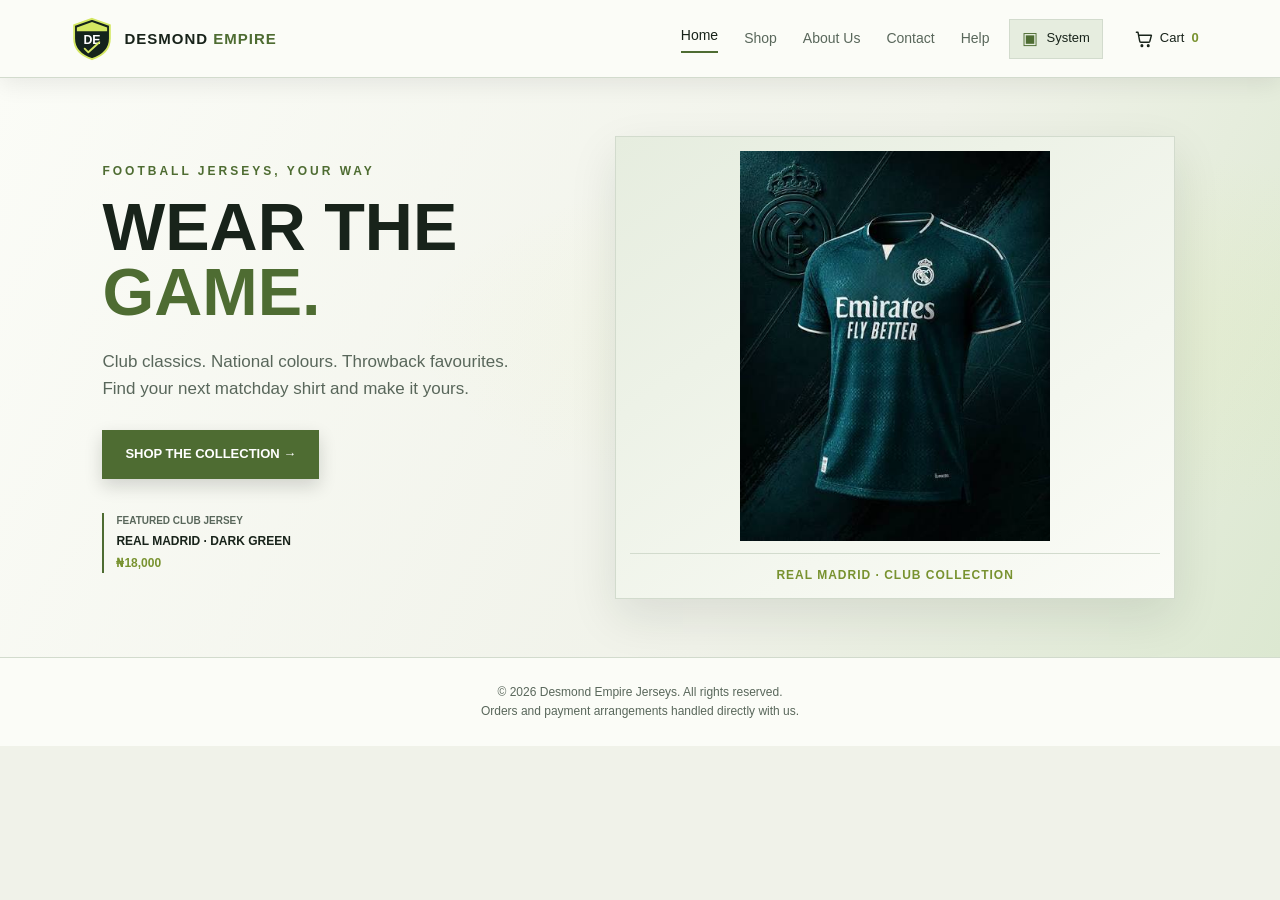
<file: Jersey website/index.html>
<!DOCTYPE html>
<html lang="en" data-theme="dark">
<head>
  <meta charset="UTF-8">
  <meta name="viewport" content="width=device-width, initial-scale=1.0">
  <meta name="description" content="Desmond Empire Jerseys. Find your next matchday shirt and browse club, national, and retro collections.">
  <title>Desmond Empire Jerseys</title>
  <script src="theme-init.js"></script>
  <link rel="icon" type="image/svg+xml" href="favicon.svg">
  <link rel="stylesheet" href="style.css">
  <link rel="stylesheet" href="site.css">
</head>
<body>
  <header class="navbar">
    <a href="index.html" class="brand" aria-label="Desmond Empire Jerseys home">
      <img src="images/brand-mark.svg" alt="" class="brand-mark">
      <span>DESMOND <b>EMPIRE</b></span>
    </a>
    <button class="menu-toggle" id="menuToggle" aria-label="Toggle navigation" aria-expanded="false">☰</button>
    <nav id="navMenu" aria-label="Main navigation">
      <a href="index.html" aria-current="page">Home</a>
      <a href="shop.html">Shop</a>
      <a href="about.html">About Us</a>
      <a href="contact.html">Contact</a>
      <a href="help.html">Help</a>
    </nav>
    <details class="theme-picker">
      <summary class="theme-toggle" id="themeToggle" aria-label="Color theme: System" title="Color theme: System"><span class="theme-icon" aria-hidden="true">▣</span><span class="theme-label">System</span></summary>
      <fieldset class="theme-menu"><legend>Color theme</legend>
        <label class="theme-option"><input type="radio" name="themeMode" value="light"><span aria-hidden="true">☀</span><span>Light</span></label>
        <label class="theme-option"><input type="radio" name="themeMode" value="dark"><span aria-hidden="true">☾</span><span>Dark</span></label>
        <label class="theme-option"><input type="radio" name="themeMode" value="system"><span aria-hidden="true">▣</span><span>System</span></label>
      </fieldset>
    </details>
    <button class="cart-button" id="cartOpen" type="button" aria-haspopup="dialog" aria-controls="cartDialog" aria-label="Open cart, 0 items" title="Open cart">
      <svg class="cart-icon" viewBox="0 0 24 24" aria-hidden="true" focusable="false"><path d="M3 4h2l2.2 11.2a2 2 0 0 0 2 1.6h8.9a2 2 0 0 0 1.9-1.4L22 8H6"></path><circle cx="10" cy="21" r="1"></circle><circle cx="18" cy="21" r="1"></circle></svg>
      <span class="cart-button-label">Cart</span><span class="cart-count" id="cartCount">0</span>
    </button>
  </header>

  <main>
    <section class="hero" id="home">
      <div class="hero-content">
        <p class="eyebrow">FOOTBALL JERSEYS, YOUR WAY</p>
        <h1>WEAR THE<br><span>GAME.</span></h1>
        <p>Club classics. National colours. Throwback favourites. Find your next matchday shirt and make it yours.</p>
        <a href="shop.html" class="btn">SHOP THE COLLECTION <span aria-hidden="true">→</span></a>
        <div class="hero-feature-meta">
          <span>FEATURED CLUB JERSEY</span>
          <strong>REAL MADRID · DARK GREEN</strong>
          <span>₦18,000</span>
        </div>
      </div>
      <figure class="hero-image">
        <img src="images/real-madrid-jersey.jpg" alt="Real Madrid dark green football jersey">
        <figcaption class="image-credit">REAL MADRID · CLUB COLLECTION</figcaption>
      </figure>
    </section>

  </main>

  <dialog class="store-dialog cart-dialog" id="cartDialog" aria-labelledby="cartTitle">
    <div class="dialog-header">
      <div>
        <p class="eyebrow">YOUR SELECTION</p>
        <h2 id="cartTitle">Shopping cart</h2>
      </div>
      <div class="cart-header-actions">
        <button class="clear-cart-button" id="clearCart" type="button" disabled>CLEAR CART</button>
        <button class="icon-button" type="button" data-close-dialog aria-label="Close cart">×</button>
      </div>
    </div>
    <div class="dialog-content" id="cartItems"></div>
    <form class="cart-summary" id="checkoutDetails">
      <div class="cart-total-row"><span>Estimated total</span><strong id="cartTotal">₦0</strong></div>
      <div class="checkout-fields">
        <label for="checkoutName">Full name</label>
        <input id="checkoutName" name="name" autocomplete="name" maxlength="100" required>
        <label for="checkoutPhone">Phone number</label>
        <input id="checkoutPhone" name="phone" type="tel" autocomplete="tel" maxlength="40" required>
        <label for="checkoutAddress">Delivery address</label>
        <textarea id="checkoutAddress" name="address" autocomplete="street-address" maxlength="500" rows="2" required></textarea>
      </div>
      <div class="checkout-actions">
        <button class="btn" type="submit" name="order-channel" value="whatsapp" disabled>CONTINUE TO WHATSAPP</button>
        <button class="btn btn-outline" type="submit" name="order-channel" value="email" disabled>EMAIL ORDER</button>
      </div>
      <p>Choose either option to open a ready-to-send order. Availability, delivery charges, and final arrangements are confirmed with us.</p>
    </form>
  </dialog>

  <dialog class="store-dialog email-draft-dialog" id="emailDraftDialog" aria-labelledby="emailDraftTitle">
    <div class="dialog-header">
      <div>
        <p class="eyebrow">ORDER EMAIL</p>
        <h2 id="emailDraftTitle">Your email draft</h2>
      </div>
      <button class="icon-button" type="button" data-close-dialog aria-label="Close email draft">×</button>
    </div>
    <div class="email-draft-content">
      <label for="emailOrderRecipient">To</label>
      <input id="emailOrderRecipient" type="email" value="Nifemidesmond28@gmail.com" readonly>
      <label for="emailOrderSubject">Subject</label>
      <input id="emailOrderSubject" type="text" readonly>
      <label for="emailOrderBody">Order details</label>
      <textarea id="emailOrderBody" rows="12" readonly></textarea>
      <div class="email-draft-actions">
        <a class="btn" id="openEmailApp" href="mailto:Nifemidesmond28@gmail.com">OPEN EMAIL APP</a>
        <button class="btn btn-outline" id="copyEmailDraft" type="button">COPY DETAILS</button>
      </div>
      <p id="emailCopyStatus" class="email-copy-status" aria-live="polite">Opening your email app creates a draft. You still need to send it.</p>
    </div>
  </dialog>

  <dialog class="store-dialog product-dialog" id="productDialog" aria-labelledby="productDialogTitle">
    <button class="icon-button product-dialog-close" type="button" data-close-dialog aria-label="Close product details">×</button>
    <div id="productDetails"></div>
  </dialog>

  <footer>
    <p>© <span id="year"></span> Desmond Empire Jerseys. All rights reserved.</p>
    <p>Orders and payment arrangements handled directly with us.</p>
  </footer>
  <script src="script.js"></script>
</body>
</html>
</file>
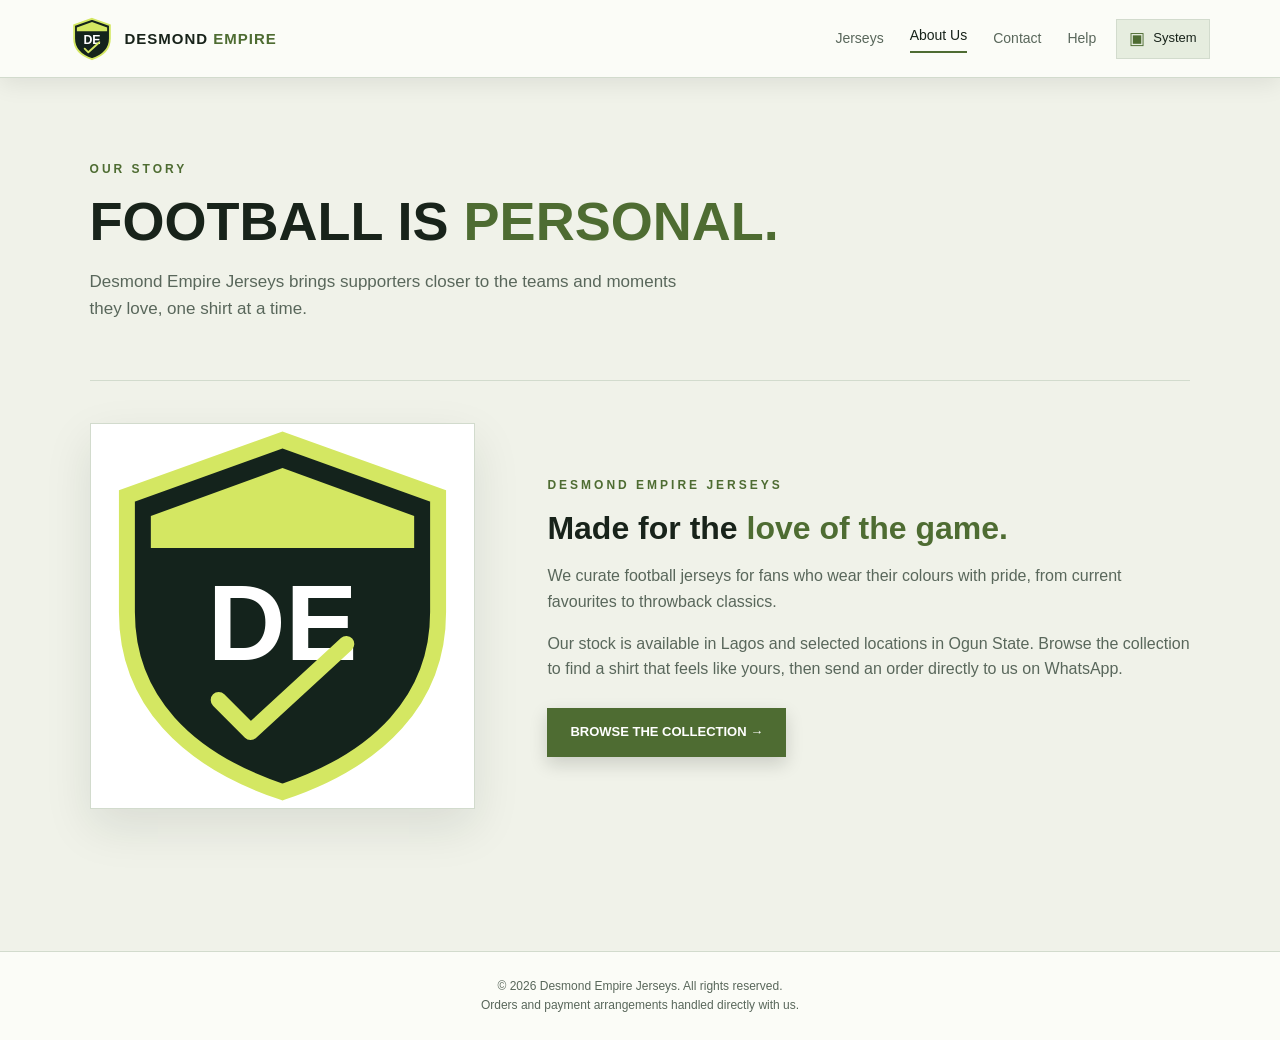
<file: Jersey website/about.html>
<!DOCTYPE html>
<html lang="en" data-theme="dark">
<head>
  <meta charset="UTF-8">
  <meta name="viewport" content="width=device-width, initial-scale=1.0">
  <meta name="description" content="Learn about Desmond Empire Jerseys and our football shirt collection.">
  <title>About Us | Desmond Empire Jerseys</title>
  <script src="theme-init.js"></script>
  <link rel="icon" type="image/svg+xml" href="favicon.svg">
  <link rel="stylesheet" href="style.css">
  <link rel="stylesheet" href="site.css">
</head>
<body>
  <header class="navbar">
    <a href="index.html" class="brand" aria-label="Desmond Empire Jerseys home">
      <img src="images/brand-mark.svg" alt="" class="brand-mark">
      <span>DESMOND <b>EMPIRE</b></span>
    </a>
    <button class="menu-toggle" id="menuToggle" aria-label="Toggle navigation" aria-expanded="false">☰</button>
    <nav id="navMenu" aria-label="Main navigation">
      <a href="index.html">Jerseys</a>
      <a href="about.html" aria-current="page">About Us</a>
      <a href="contact.html">Contact</a>
      <a href="help.html">Help</a>
    </nav>
    <details class="theme-picker">
      <summary class="theme-toggle" id="themeToggle" aria-label="Color theme: System" title="Color theme: System"><span class="theme-icon" aria-hidden="true">▣</span><span class="theme-label">System</span></summary>
      <fieldset class="theme-menu"><legend>Color theme</legend>
        <label class="theme-option"><input type="radio" name="themeMode" value="light"><span aria-hidden="true">☀</span><span>Light</span></label>
        <label class="theme-option"><input type="radio" name="themeMode" value="dark"><span aria-hidden="true">☾</span><span>Dark</span></label>
        <label class="theme-option"><input type="radio" name="themeMode" value="system"><span aria-hidden="true">▣</span><span>System</span></label>
      </fieldset>
    </details>
  </header>

  <main class="inner-page about-page">
    <section class="page-heading">
      <p class="eyebrow">OUR STORY</p>
      <h1>FOOTBALL IS <span>PERSONAL.</span></h1>
      <p>Desmond Empire Jerseys brings supporters closer to the teams and moments they love, one shirt at a time.</p>
    </section>
    <section class="about-content">
      <div class="about-logo-panel">
        <img src="images/brand-mark.svg" alt="Desmond Empire Jerseys monogram">
      </div>
      <div class="about-copy">
        <p class="eyebrow">DESMOND EMPIRE JERSEYS</p>
        <h2>Made for the <span>love of the game.</span></h2>
        <p>We curate football jerseys for fans who wear their colours with pride, from current favourites to throwback classics.</p>
        <p>Our stock is available in Lagos and selected locations in Ogun State. Browse the collection to find a shirt that feels like yours, then send an order directly to us on WhatsApp.</p>
        <a class="btn" href="shop.html">BROWSE THE COLLECTION <span aria-hidden="true">→</span></a>
      </div>
    </section>
  </main>

  <footer>
    <p>© <span id="year"></span> Desmond Empire Jerseys. All rights reserved.</p>
    <p>Orders and payment arrangements handled directly with us.</p>
  </footer>
  <script src="script.js"></script>
</body>
</html>
</file>
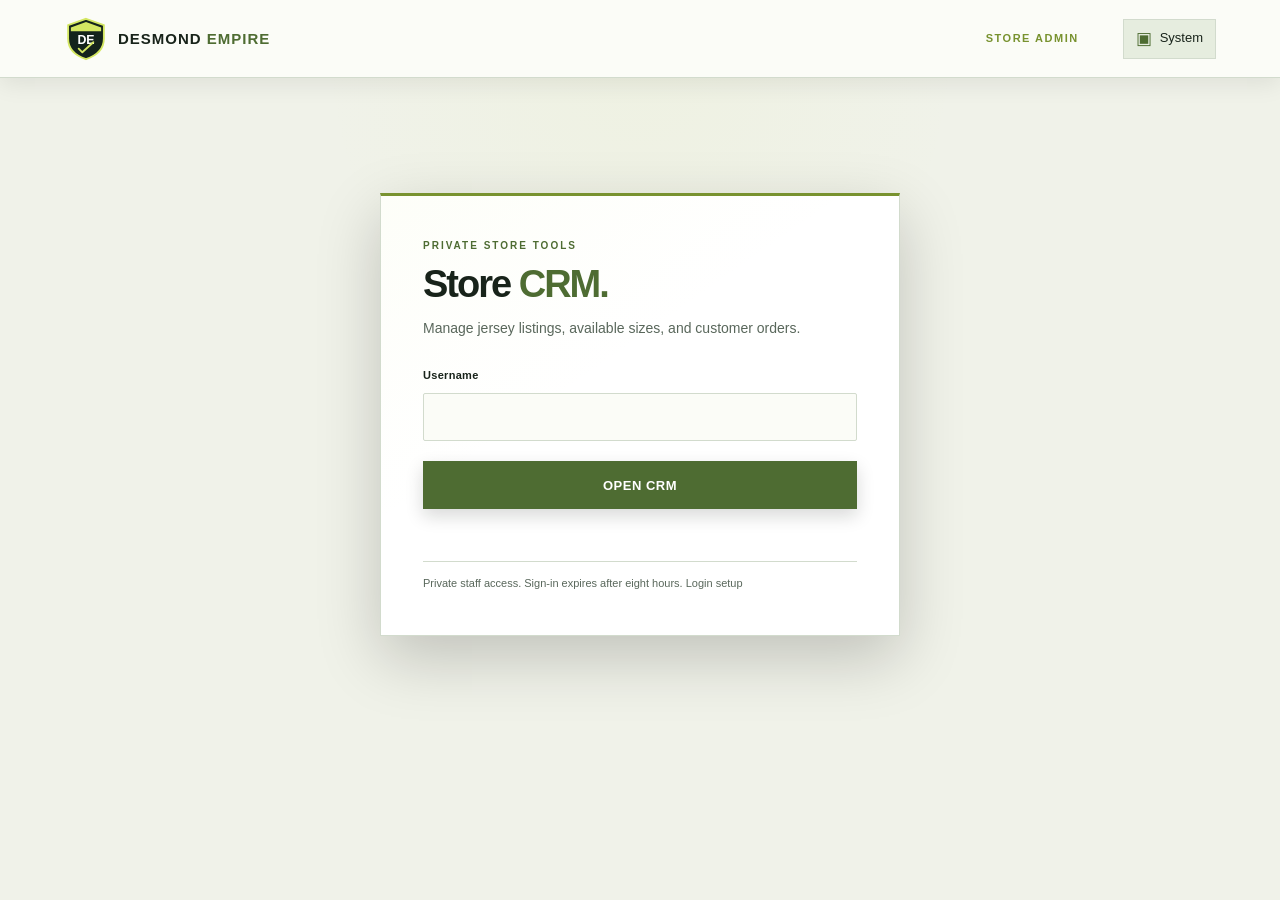
<file: Jersey website/admin.html>
<!DOCTYPE html>
<html lang="en" data-theme="dark">
<head>
  <meta charset="UTF-8">
  <meta name="viewport" content="width=device-width, initial-scale=1.0">
  <meta name="robots" content="noindex, nofollow">
  <title>Store Admin | Desmond Empire Jerseys</title>
  <script src="theme-init.js"></script>
  <link rel="icon" type="image/svg+xml" href="favicon.svg">
  <link rel="stylesheet" href="style.css">
  <link rel="stylesheet" href="site.css">
</head>
<body class="admin-body">
  <header class="navbar admin-navbar">
    <a href="index.html" class="brand" aria-label="Back to Desmond Empire Jerseys">
      <img src="images/brand-mark.svg" alt="" class="brand-mark">
      <span>DESMOND <b>EMPIRE</b></span>
    </a>
    <span class="admin-label">STORE ADMIN</span>
    <details class="theme-picker">
      <summary class="theme-toggle" id="themeToggle" aria-label="Color theme: System" title="Color theme: System"><span class="theme-icon" aria-hidden="true">▣</span><span class="theme-label">System</span></summary>
      <fieldset class="theme-menu"><legend>Color theme</legend>
        <label class="theme-option"><input type="radio" name="themeMode" value="light"><span aria-hidden="true">☀</span><span>Light</span></label>
        <label class="theme-option"><input type="radio" name="themeMode" value="dark"><span aria-hidden="true">☾</span><span>Dark</span></label>
        <label class="theme-option"><input type="radio" name="themeMode" value="system"><span aria-hidden="true">▣</span><span>System</span></label>
      </fieldset>
    </details>
  </header>

  <main class="admin-main">
    <section class="admin-login" id="adminLoginSection">
      <p class="eyebrow">PRIVATE STORE TOOLS</p>
          <h1>Store <span>CRM.</span></h1>
      <p class="admin-intro">Manage jersey listings, available sizes, and customer orders.</p>
      <form id="adminLoginForm" class="admin-login-form">
        <label for="adminUsername">Username</label>
        <input id="adminUsername" name="username" autocomplete="username" required>
        <button class="btn" type="submit">OPEN CRM</button>
      </form>
      <p id="adminMessage" class="admin-message" aria-live="polite"></p>
      <p class="admin-security-note">Private staff access. Sign-in expires after eight hours. <a href="ADMIN-SETUP.md" target="_blank" rel="noreferrer">Login setup</a></p>
    </section>

    <section id="adminDashboard" class="admin-dashboard" hidden>
      <div class="admin-page-heading">
        <div>
          <p class="eyebrow">STORE MANAGEMENT</p>
          <h1>Store <span>CRM.</span></h1>
        </div>
        <button class="text-button" id="adminSignOut" type="button">SIGN OUT</button>
      </div>
      <p id="dashboardMessage" class="admin-message" aria-live="polite"></p>

      <section class="admin-how-to" aria-labelledby="adminHowToTitle">
        <h2 id="adminHowToTitle">Quick guide</h2>
        <ol>
          <li>Add jerseys with a photo, price, category, and current stock. Open a row to update quantities later.</li>
          <li>Use <strong>Archive jersey</strong> to remove a sold-out item from the shop without deleting its order history.</li>
          <li>Open an order under Recent orders to review the jersey, size, badge, customer, and delivery address.</li>
          <li>Confirm only when ready; confirmation deducts stock. Mark it dispatched after sending, or completed when done. Cancelling a confirmed order restores stock.</li>
        </ol>
      </section>

      <section class="admin-section" aria-labelledby="inventoryTitle">
        <div class="admin-section-heading">
          <div>
            <p class="eyebrow">CATALOG</p>
            <h2 id="inventoryTitle">Jersey inventory</h2>
          </div>
          <button class="text-button" id="refreshAdmin" type="button">REFRESH</button>
        </div>
        <details class="admin-add-product" id="addProductPanel">
          <summary><span class="add-product-icon" aria-hidden="true">+</span><span>Add a jersey</span><small>Upload a photo and publish it to the shop</small></summary>
          <form id="addProductForm" class="admin-add-product-form" enctype="multipart/form-data">
            <label class="product-image-upload" for="productImage">
              <img id="productImagePreview" alt="Selected jersey preview" hidden>
              <span id="productImagePrompt"><strong>Choose jersey photo</strong><small>JPEG, PNG, or WebP, up to 5 MB</small></span>
            </label>
            <input id="productImage" name="image" type="file" accept="image/jpeg,image/png,image/webp" required>
            <div class="product-form-fields">
              <label>Jersey name<input name="name" maxlength="120" placeholder="e.g. Nigeria Away Jersey" required></label>
              <label>Team or collection<input name="team" maxlength="80" placeholder="e.g. Nigeria" required></label>
              <label>Category<select name="category" required><option value="club">Club</option><option value="national">National team</option></select></label>
              <label>Price (NGN)<input name="price" type="number" min="1" step="1" placeholder="18000" required></label>
              <fieldset class="new-product-stock">
                <legend>Available stock by size</legend>
                <div class="new-product-stock-grid">
                  <label>S<input name="stock_S" type="number" min="0" max="1000000" step="1" value="0" required></label>
                  <label>L<input name="stock_L" type="number" min="0" max="1000000" step="1" value="0" required></label>
                  <label>XL<input name="stock_XL" type="number" min="0" max="1000000" step="1" value="0" required></label>
                  <label>XXL<input name="stock_XXL" type="number" min="0" max="1000000" step="1" value="0" required></label>
                </div>
              </fieldset>
              <label class="product-new-arrival"><input name="isNewArrival" type="checkbox" value="true"> Mark as new arrival</label>
            </div>
            <button class="btn" type="submit">ADD JERSEY TO SHOP</button>
            <p class="admin-form-message" id="addProductMessage" aria-live="polite"></p>
          </form>
        </details>
        <p class="admin-help">Track sizes individually. Sold-out jerseys can be archived from the public shop and restored when available again.</p>
        <div id="inventoryList" class="admin-inventory-list"></div>
      </section>

      <section class="admin-section" aria-labelledby="ordersTitle">
        <div class="admin-section-heading">
          <div>
            <p class="eyebrow">WHATSAPP CHECKOUT REQUESTS</p>
            <h2 id="ordersTitle">Recent orders</h2>
          </div>
        </div>
        <div id="ordersList" class="admin-orders-list"></div>
      </section>
    </section>
  </main>

  <script src="script.js"></script>
  <script src="admin.js"></script>
</body>
</html>
</file>
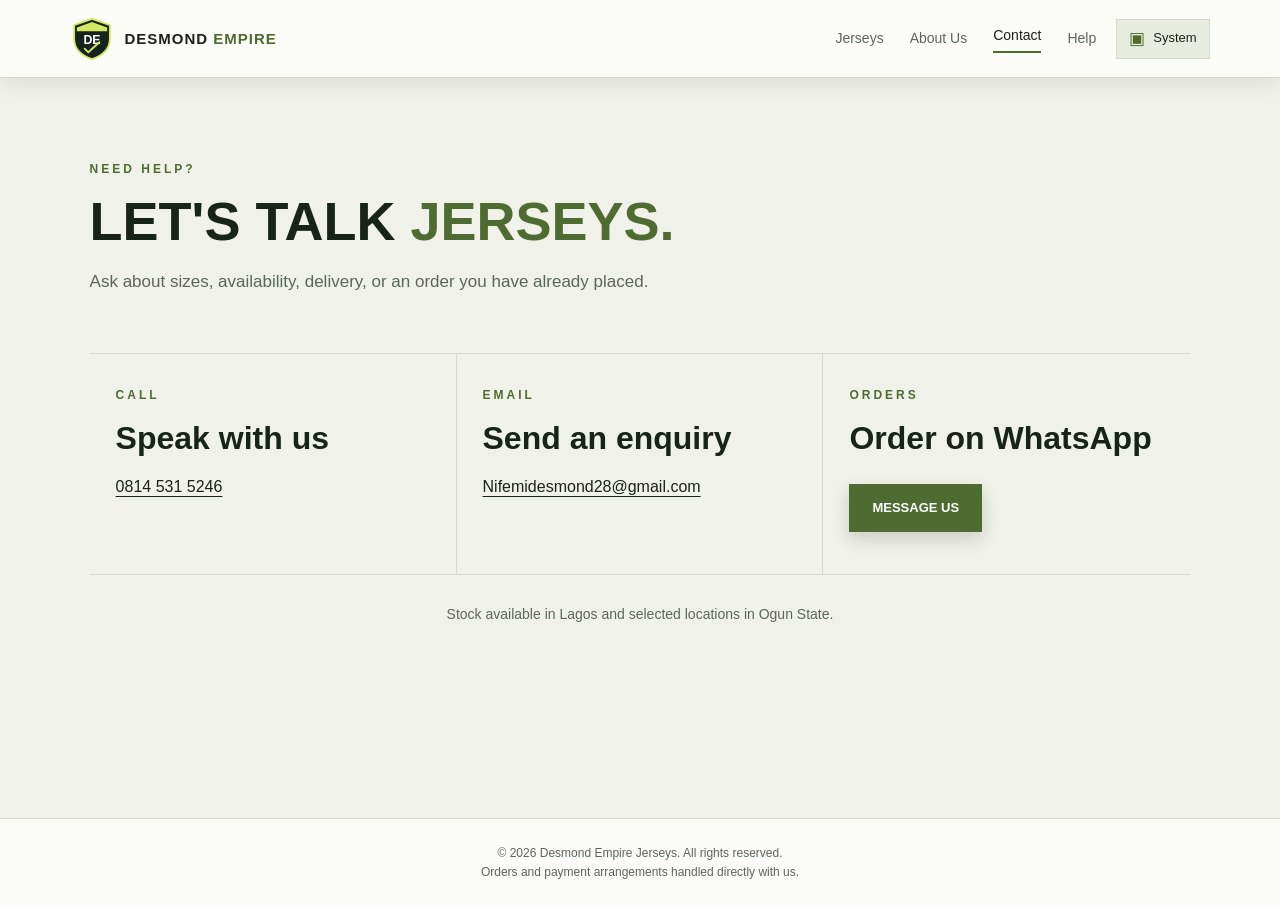
<file: Jersey website/contact.html>
<!DOCTYPE html>
<html lang="en" data-theme="dark">
<head>
  <meta charset="UTF-8">
  <meta name="viewport" content="width=device-width, initial-scale=1.0">
  <meta name="description" content="Contact Desmond Empire Jerseys about an order or jersey availability.">
  <title>Contact | Desmond Empire Jerseys</title>
  <script src="theme-init.js"></script>
  <link rel="icon" type="image/svg+xml" href="favicon.svg">
  <link rel="stylesheet" href="style.css">
  <link rel="stylesheet" href="site.css">
</head>
<body>
  <header class="navbar">
    <a href="index.html" class="brand" aria-label="Desmond Empire Jerseys home">
      <img src="images/brand-mark.svg" alt="" class="brand-mark">
      <span>DESMOND <b>EMPIRE</b></span>
    </a>
    <button class="menu-toggle" id="menuToggle" aria-label="Toggle navigation" aria-expanded="false">☰</button>
    <nav id="navMenu" aria-label="Main navigation">
      <a href="index.html">Jerseys</a>
      <a href="about.html">About Us</a>
      <a href="contact.html" aria-current="page">Contact</a>
      <a href="help.html">Help</a>
    </nav>
    <details class="theme-picker">
      <summary class="theme-toggle" id="themeToggle" aria-label="Color theme: System" title="Color theme: System"><span class="theme-icon" aria-hidden="true">▣</span><span class="theme-label">System</span></summary>
      <fieldset class="theme-menu"><legend>Color theme</legend>
        <label class="theme-option"><input type="radio" name="themeMode" value="light"><span aria-hidden="true">☀</span><span>Light</span></label>
        <label class="theme-option"><input type="radio" name="themeMode" value="dark"><span aria-hidden="true">☾</span><span>Dark</span></label>
        <label class="theme-option"><input type="radio" name="themeMode" value="system"><span aria-hidden="true">▣</span><span>System</span></label>
      </fieldset>
    </details>
  </header>

  <main class="inner-page contact-page">
    <section class="page-heading">
      <p class="eyebrow">NEED HELP?</p>
      <h1>LET'S TALK <span>JERSEYS.</span></h1>
      <p>Ask about sizes, availability, delivery, or an order you have already placed.</p>
    </section>
    <section class="contact-options">
      <article class="contact-option">
        <p class="eyebrow">CALL</p>
        <h2>Speak with us</h2>
        <a href="tel:08145315246">0814 531 5246</a>
      </article>
      <article class="contact-option">
        <p class="eyebrow">EMAIL</p>
        <h2>Send an enquiry</h2>
        <a href="mailto:Nifemidesmond28@gmail.com">Nifemidesmond28@gmail.com</a>
      </article>
      <article class="contact-option">
        <p class="eyebrow">ORDERS</p>
        <h2>Order on WhatsApp</h2>
        <a class="btn" href="https://wa.me/2348145315246" target="_blank" rel="noreferrer">MESSAGE US</a>
      </article>
    </section>
    <p class="stock-note">Stock available in Lagos and selected locations in Ogun State.</p>
  </main>

  <footer>
    <p>© <span id="year"></span> Desmond Empire Jerseys. All rights reserved.</p>
    <p>Orders and payment arrangements handled directly with us.</p>
  </footer>
  <script src="script.js"></script>
</body>
</html>
</file>
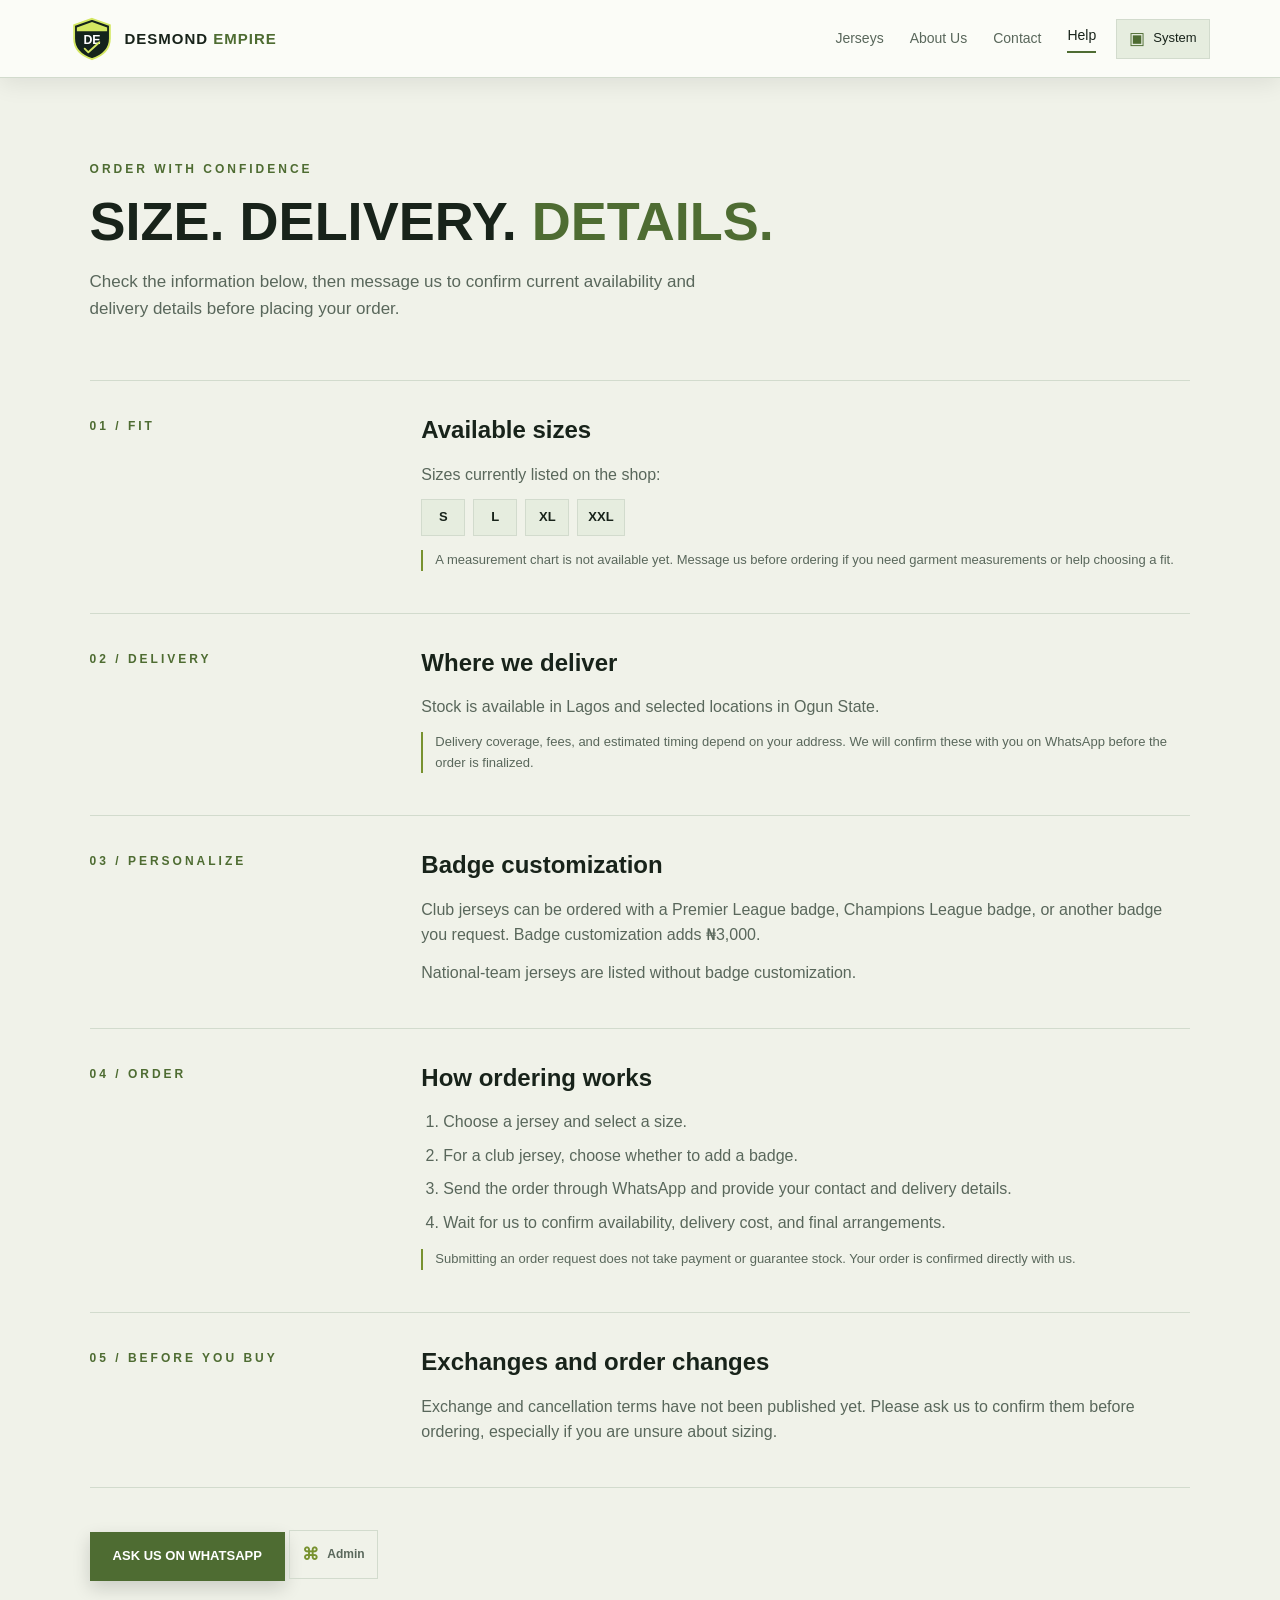
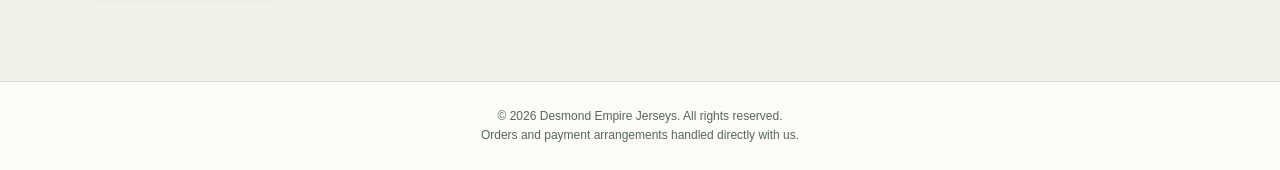
<file: Jersey website/help.html>
<!DOCTYPE html>
<html lang="en" data-theme="dark">
<head>
  <meta charset="UTF-8">
  <meta name="viewport" content="width=device-width, initial-scale=1.0">
  <meta name="description" content="Jersey sizing, delivery, badge customization, and ordering information for Desmond Empire Jerseys.">
  <title>Help & Ordering | Desmond Empire Jerseys</title>
  <script src="theme-init.js"></script>
  <link rel="icon" type="image/svg+xml" href="favicon.svg">
  <link rel="stylesheet" href="style.css">
  <link rel="stylesheet" href="site.css">
</head>
<body>
  <header class="navbar">
    <a href="index.html" class="brand" aria-label="Desmond Empire Jerseys home">
      <img src="images/brand-mark.svg" alt="" class="brand-mark">
      <span>DESMOND <b>EMPIRE</b></span>
    </a>
    <button class="menu-toggle" id="menuToggle" aria-label="Toggle navigation" aria-expanded="false">☰</button>
    <nav id="navMenu" aria-label="Main navigation">
      <a href="index.html">Jerseys</a>
      <a href="about.html">About Us</a>
      <a href="contact.html">Contact</a>
      <a href="help.html" aria-current="page">Help</a>
    </nav>
    <details class="theme-picker">
      <summary class="theme-toggle" id="themeToggle" aria-label="Color theme: System" title="Color theme: System"><span class="theme-icon" aria-hidden="true">▣</span><span class="theme-label">System</span></summary>
      <fieldset class="theme-menu"><legend>Color theme</legend>
        <label class="theme-option"><input type="radio" name="themeMode" value="light"><span aria-hidden="true">☀</span><span>Light</span></label>
        <label class="theme-option"><input type="radio" name="themeMode" value="dark"><span aria-hidden="true">☾</span><span>Dark</span></label>
        <label class="theme-option"><input type="radio" name="themeMode" value="system"><span aria-hidden="true">▣</span><span>System</span></label>
      </fieldset>
    </details>
  </header>

  <main class="inner-page help-page">
    <section class="page-heading">
      <p class="eyebrow">ORDER WITH CONFIDENCE</p>
      <h1>SIZE. DELIVERY. <span>DETAILS.</span></h1>
      <p>Check the information below, then message us to confirm current availability and delivery details before placing your order.</p>
    </section>

    <div class="help-sections">
      <section class="help-section" aria-labelledby="sizesTitle">
        <p class="eyebrow">01 / FIT</p>
        <h2 id="sizesTitle">Available sizes</h2>
        <p>Sizes currently listed on the shop:</p>
        <ul class="size-list" aria-label="Available jersey sizes">
          <li>S</li>
          <li>L</li>
          <li>XL</li>
          <li>XXL</li>
        </ul>
        <p class="help-note">A measurement chart is not available yet. Message us before ordering if you need garment measurements or help choosing a fit.</p>
      </section>

      <section class="help-section" aria-labelledby="deliveryTitle">
        <p class="eyebrow">02 / DELIVERY</p>
        <h2 id="deliveryTitle">Where we deliver</h2>
        <p>Stock is available in Lagos and selected locations in Ogun State.</p>
        <p class="help-note">Delivery coverage, fees, and estimated timing depend on your address. We will confirm these with you on WhatsApp before the order is finalized.</p>
      </section>

      <section class="help-section" aria-labelledby="customTitle">
        <p class="eyebrow">03 / PERSONALIZE</p>
        <h2 id="customTitle">Badge customization</h2>
        <p>Club jerseys can be ordered with a Premier League badge, Champions League badge, or another badge you request. Badge customization adds ₦3,000.</p>
        <p>National-team jerseys are listed without badge customization.</p>
      </section>

      <section class="help-section" aria-labelledby="orderTitle">
        <p class="eyebrow">04 / ORDER</p>
        <h2 id="orderTitle">How ordering works</h2>
        <ol class="order-steps">
          <li>Choose a jersey and select a size.</li>
          <li>For a club jersey, choose whether to add a badge.</li>
          <li>Send the order through WhatsApp and provide your contact and delivery details.</li>
          <li>Wait for us to confirm availability, delivery cost, and final arrangements.</li>
        </ol>
        <p class="help-note">Submitting an order request does not take payment or guarantee stock. Your order is confirmed directly with us.</p>
      </section>

      <section class="help-section" aria-labelledby="changesTitle">
        <p class="eyebrow">05 / BEFORE YOU BUY</p>
        <h2 id="changesTitle">Exchanges and order changes</h2>
        <p>Exchange and cancellation terms have not been published yet. Please ask us to confirm them before ordering, especially if you are unsure about sizing.</p>
      </section>
    </div>

    <a class="btn help-contact" href="https://wa.me/2348145315246" target="_blank" rel="noreferrer">ASK US ON WHATSAPP</a>
    <a class="admin-help-link" href="admin.html"><span aria-hidden="true">⌘</span> Admin</a>
  </main>

  <footer>
    <p>© <span id="year"></span> Desmond Empire Jerseys. All rights reserved.</p>
    <p>Orders and payment arrangements handled directly with us.</p>
  </footer>
  <script src="script.js"></script>
</body>
</html>
</file>
<file: Jersey website/style.css>
/* DESMOND EMPIRE JERSEYS */

:root {
  --dark: #111318;
  --card: #1b1e25;
  --red: #e53935;
  --white: #ffffff;
  --muted: #b8bac3;
}

* {
  margin: 0;
  padding: 0;
  box-sizing: border-box;
}

html {
  scroll-behavior: smooth;
  scroll-padding-top: 90px;
}

body {
  font-family: Arial, Helvetica, sans-serif;
  background: var(--dark);
  color: var(--white);
  line-height: 1.6;
}

a {
  color: inherit;
  text-decoration: none;
}

.navbar {
  min-height: 78px;
  padding: 15px 7%;
  display: flex;
  justify-content: space-between;
  align-items: center;
  gap: 20px;
  background: #0b0c0f;
  position: sticky;
  top: 0;
  z-index: 10;
}

.brand {
  display: flex;
  align-items: center;
  gap: 12px;
  font-size: 15px;
  font-weight: 800;
  letter-spacing: 1px;
}

.brand b,
h1 span,
h2 span {
  color: var(--red);
}

.logo-placeholder {
  width: 46px;
  height: 46px;
  border: 1px dashed var(--red);
  display: grid;
  place-items: center;
  text-align: center;
  font-size: 8px;
  color: var(--muted);
}

.navbar nav {
  display: flex;
  align-items: center;
  gap: 28px;
}

.navbar nav a {
  font-size: 14px;
  color: var(--muted);
}

.navbar nav a:hover {
  color: var(--red);
}

.menu-toggle {
  display: none;
  color: white;
  background: none;
  border: 0;
  font-size: 27px;
  cursor: pointer;
}

.hero {
  min-height: 540px;
  padding: 65px 7%;
  display: grid;
  grid-template-columns: 1fr 1fr;
  align-items: center;
  gap: 40px;
  background: radial-gradient(ellipse at 80% 45%,
    #302027 0%, #111318 65%);
}

.hero-content {
  max-width: 550px;
}

.eyebrow {
  color: var(--red);
  font-weight: bold;
  font-size: 12px;
  letter-spacing: 3px;
  margin-bottom: 14px;
}

h1 {
  font-size: clamp(44px, 6vw, 76px);
  line-height: 1.04;
  letter-spacing: -2px;
  margin-bottom: 22px;
}

.hero-content > p:not(.eyebrow) {
  color: var(--muted);
  max-width: 430px;
  margin-bottom: 28px;
}

.btn {
  display: inline-block;
  background: var(--red);
  color: white;
  padding: 13px 22px;
  border: 1px solid var(--red);
  font-weight: bold;
  font-size: 13px;
  cursor: pointer;
  text-align: center;
  transition: 0.2s;
}

.btn:hover {
  background: #bf2724;
  border-color: #bf2724;
  transform: translateY(-2px);
}

.btn-outline {
  background: transparent;
  margin-left: 8px;
}

.btn-outline:hover {
  background: var(--red);
}

.hero-image {
  width: 100%;
  max-width: 500px;
  justify-self: center;
}

.image-placeholder {
  aspect-ratio: 4 / 5;
  min-height: 280px;
  border: 1px dashed #62636c;
  background: linear-gradient(145deg, #242730, #111318);
  display: flex;
  flex-direction: column;
  align-items: center;
  justify-content: center;
  gap: 8px;
  text-align: center;
  color: var(--muted);
  padding: 20px;
}

.image-placeholder span {
  font-size: 12px;
  font-weight: bold;
}

.image-placeholder small {
  font-size: 11px;
}

.section {
  padding: 80px 7%;
}

.section-heading {
  text-align: center;
  margin-bottom: 38px;
}

.section-heading h2,
.contact h2 {
  font-size: clamp(28px, 4vw, 42px);
  line-height: 1.2;
  margin-bottom: 12px;
}

.section-heading > p:last-child,
.contact > p:not(.eyebrow) {
  color: var(--muted);
}

.product-grid {
  display: grid;
  grid-template-columns: repeat(3, minmax(0, 1fr));
  gap: 24px;
}

.product-card {
  background: var(--card);
  border: 1px solid #30323b;
  overflow: hidden;
}

.product-image {
  width: 100%;
  aspect-ratio: 4 / 4.5;
  background: #252832;
  display: grid;
  place-items: center;
  padding: 18px;
  color: var(--muted);
  text-align: center;
  font-size: 12px;
  border-bottom: 1px solid #30323b;
}

.product-image img {
  width: 100%;
  height: 100%;
  object-fit: contain;
}

.product-info {
  padding: 20px;
}

.product-info h3 {
  font-size: 18px;
  margin-bottom: 5px;
}

.product-info p {
  color: var(--muted);
  font-size: 13px;
  margin-bottom: 12px;
}

.product-price {
  font-size: 18px;
  font-weight: bold;
  margin-bottom: 16px;
}

.product-info .btn {
  width: 100%;
}

.collection-tagline {
  text-align: center;
  margin-top: 35px;
  color: #e53935;
  font-size: 12px;
  font-weight: bold;
  letter-spacing: 2px;
}

.stock-note {
  margin-top: 18px;
  color: var(--muted);
  text-align: center;
  font-size: 14px;
}

.how {
  background: #171920;
}

.steps {
  display: grid;
  grid-template-columns: repeat(3, minmax(0, 1fr));
  gap: 22px;
}

.step {
  padding: 26px;
  border: 1px solid #333540;
  background: var(--dark);
}

.step h3 {
  color: var(--red);
  margin-bottom: 12px;
}

.step p {
  color: var(--muted);
  font-size: 14px;
}

.contact {
  text-align: center;
}

.contact > p:not(.eyebrow) {
  margin-bottom: 25px;
}

footer {
  text-align: center;
  padding: 25px 7%;
  border-top: 1px solid #30323b;
  color: var(--muted);
  font-size: 12px;
}

@media (max-width: 800px) {
  .navbar {
    padding: 14px 5%;
  }

  .menu-toggle {
    display: block;
  }

  .navbar nav {
    display: none;
    position: absolute;
    top: 100%;
    left: 0;
    width: 100%;
    padding: 20px 5%;
    background: #0b0c0f;
    flex-direction: column;
    align-items: flex-start;
    gap: 18px;
  }

  .navbar nav.open {
    display: flex;
  }

  .hero {
    grid-template-columns: 1fr;
    padding: 55px 6%;
  }

  .hero-image {
    max-width: 380px;
    width: 100%;
  }

  .product-grid {
    grid-template-columns: repeat(2, minmax(0, 1fr));
    gap: 14px;
  }

  .steps {
    grid-template-columns: 1fr;
  }

  .section {
    padding: 60px 5%;
  }
}

@media (max-width: 420px) {
  .brand {
    font-size: 12px;
    gap: 8px;
  }

  .logo-placeholder {
    width: 38px;
    height: 38px;
  }

  .product-grid {
    grid-template-columns: 1fr;
  }

  .product-card {
    max-width: 340px;
    width: 100%;
    margin: 0 auto;
  }

  .btn-outline {
    margin: 12px 0 0;
  }
}
</file>
<file: Jersey website/site.css>
:root {
  color-scheme: dark;
  --dark: #0d1713;
  --card: #14231c;
  --white: #f5f5eb;
  --muted: #aab8ad;
  --line: #2e4135;
  --nav: #08110d;
  --soft: #192b22;
  --hero-glow: #20372a;
  --red: #58743a;
  --accent: #d4e762;
  --surface-shadow: 0 18px 44px rgba(0, 0, 0, .2);
}

:root[data-theme="light"] {
  color-scheme: light;
  --dark: #f0f2e9;
  --card: #ffffff;
  --white: #18231a;
  --muted: #59675b;
  --line: #d2dbcd;
  --nav: #fbfcf7;
  --soft: #e6eddf;
  --hero-glow: #dce8d1;
  --red: #4e6c32;
  --accent: #78922f;
  --surface-shadow: 0 18px 44px rgba(24, 35, 26, .1);
}

body {
  background: var(--dark);
  color: var(--white);
  overflow-x: hidden;
  transition: background-color .2s ease, color .2s ease;
}

.navbar {
  min-height: 78px;
  padding: 12px 5.5%;
  display: flex;
  justify-content: space-between;
  background: var(--nav);
  border-bottom: 1px solid var(--line);
  box-shadow: 0 6px 22px rgba(0, 0, 0, .08);
  transition: background-color .2s ease, border-color .2s ease;
}

.brand {
  flex: 0 0 auto;
  gap: 10px;
  letter-spacing: 1px;
}

.brand-mark {
  display: block;
  width: 44px;
  height: 44px;
  object-fit: contain;
}

.navbar nav {
  justify-content: flex-end;
  flex: 1 1 auto;
  gap: 26px;
}

.navbar nav a {
  color: var(--muted);
  transition: color .15s ease;
}

.navbar nav a[aria-current="page"],
.navbar nav a:hover {
  color: var(--white);
}

.navbar nav a[aria-current="page"]::after {
  content: "";
  display: block;
  height: 2px;
  margin-top: 4px;
  background: var(--red);
}

.theme-toggle {
  flex: 0 0 auto;
  display: inline-flex;
  align-items: center;
  gap: 8px;
  min-height: 40px;
  padding: 0 12px;
  color: var(--white);
  background: var(--soft);
  border: 1px solid var(--line);
  font: inherit;
  font-size: 13px;
  cursor: pointer;
}

.theme-toggle > span:first-child {
  color: var(--red);
  font-size: 17px;
}

.theme-toggle::-webkit-details-marker {
  display: none;
}

.theme-picker {
  position: relative;
  flex: 0 0 auto;
}

.theme-toggle {
  list-style: none;
  user-select: none;
}

.theme-menu {
  position: absolute;
  top: calc(100% + 8px);
  right: 0;
  z-index: 50;
  width: 176px;
  margin: 0;
  padding: 8px;
  color: var(--white);
  background: var(--card);
  border: 1px solid var(--line);
  box-shadow: 0 12px 32px rgba(0, 0, 0, .24);
}

.theme-menu legend {
  padding: 0 6px;
  color: var(--muted);
  font-size: 11px;
  font-weight: 700;
}

.theme-option {
  display: flex;
  align-items: center;
  gap: 10px;
  min-height: 40px;
  padding: 6px 8px;
  color: var(--white);
  font-size: 13px;
  cursor: pointer;
}

.theme-option:hover,
.theme-option:has(input:checked) {
  background: var(--soft);
}

.theme-option input {
  width: 16px;
  height: 16px;
  margin: 0;
  accent-color: var(--accent);
}

.theme-option > span:first-of-type {
  width: 20px;
  color: var(--accent);
  font-size: 17px;
  text-align: center;
}

.cart-button {
  flex: 0 0 auto;
  display: inline-flex;
  align-items: center;
  gap: 7px;
  min-height: 40px;
  padding: 0 11px;
  color: var(--white);
  background: none;
  border: 0;
  font: inherit;
  font-size: 13px;
  cursor: pointer;
}

.cart-button:hover {
  color: var(--accent);
}

.cart-icon {
  width: 19px;
  height: 19px;
  flex: 0 0 auto;
  fill: none;
  stroke: currentColor;
  stroke-linecap: round;
  stroke-linejoin: round;
  stroke-width: 1.8;
}

.cart-count {
  min-width: 0;
  padding: 0;
  color: var(--accent);
  background: transparent;
  text-align: center;
  font-size: 13px;
  font-weight: 700;
}

.menu-toggle {
  color: var(--white);
}

.hero {
  min-height: 570px;
  padding: 58px 8%;
  grid-template-columns: minmax(0, .9fr) minmax(320px, 1.1fr);
  gap: 48px;
  color: var(--white);
  background:
    radial-gradient(ellipse at 78% 44%, rgba(212, 231, 98, .1), transparent 42%),
    repeating-linear-gradient(135deg, transparent 0 76px, rgba(245, 245, 235, .018) 77px 78px),
    linear-gradient(115deg, var(--nav) 0%, var(--dark) 62%, var(--hero-glow) 100%);
}

.hero-content h1 {
  max-width: 560px;
  font-size: clamp(54px, 5.2vw, 76px);
  letter-spacing: 0;
  margin-bottom: 22px;
  line-height: .98;
}

.hero-content > p:not(.eyebrow) {
  font-size: 17px;
  max-width: 440px;
}

.hero-feature-meta {
  display: grid;
  gap: 3px;
  margin-top: 34px;
  padding-left: 12px;
  border-left: 2px solid var(--red);
  font-size: 12px;
}

.hero-feature-meta span:first-child {
  color: var(--muted);
  font-size: 10px;
  font-weight: 700;
  text-transform: uppercase;
}

.hero-feature-meta strong {
  color: var(--white);
}

.hero-feature-meta span:last-child {
  color: var(--accent);
  font-weight: 700;
}

.hero-image {
  width: 100%;
  max-width: 560px;
  justify-self: center;
  margin: 0;
  padding: 14px;
  background: linear-gradient(145deg, var(--soft), var(--nav));
  border: 1px solid var(--line);
  box-shadow: var(--surface-shadow);
}

.hero-image img {
  display: block;
  width: 100%;
  max-height: 390px;
  height: auto;
  object-fit: contain;
  border: 0;
  background: transparent;
}

.image-credit {
  margin-top: 12px;
  padding-top: 12px;
  border-top: 1px solid var(--line);
  color: var(--accent);
  text-align: center;
  font-size: 12px;
  font-weight: 700;
  line-height: 1.5;
  text-transform: uppercase;
  letter-spacing: 1px;
}

.image-credit a {
  text-decoration: underline;
  text-underline-offset: 2px;
}

.btn {
  color: #fff;
  background: var(--red);
  border-color: var(--red);
  box-shadow: 0 7px 18px rgba(10, 18, 12, .16);
}

.btn:hover {
  background: #405b2a;
  border-color: #405b2a;
}

.section {
  padding: 76px 7%;
}

.section-heading h2,
.contact h2 {
  font-size: 40px;
  letter-spacing: 0;
}

.section-heading > p:last-child {
  max-width: 640px;
  margin: 0 auto;
}

.search-form {
  display: flex;
  max-width: 560px;
  margin: 0 auto 8px;
  gap: 8px;
}

.search-form input {
  width: 100%;
  min-width: 0;
  min-height: 48px;
  padding: 11px 14px;
  color: var(--white);
  background: var(--card);
  border: 1px solid var(--line);
  border-radius: 0;
  font: inherit;
  transition: border-color .2s ease, box-shadow .2s ease, background-color .2s ease;
}

.search-form input:focus {
  outline: none;
  border-color: var(--accent);
  box-shadow: 0 0 0 3px rgba(212, 231, 98, .14);
}

.search-button {
  display: inline-flex;
  flex: 0 0 auto;
  align-items: center;
  gap: 7px;
}

.search-button span {
  font-size: 20px;
  line-height: 1;
}

.search-status {
  min-height: 24px;
  margin: 0 auto 18px;
  color: var(--muted);
  text-align: center;
  font-size: 13px;
}

.shop-filters {
  display: flex;
  justify-content: center;
  flex-wrap: wrap;
  gap: 6px;
  margin: 24px auto 12px;
}

.filter-button {
  min-height: 40px;
  padding: 0 16px;
  color: var(--muted);
  background: transparent;
  border: 1px solid var(--line);
  font: inherit;
  font-size: 13px;
  cursor: pointer;
}

.filter-button:hover,
.filter-button.is-active {
  color: var(--white);
  border-color: var(--red);
  background: var(--card);
  box-shadow: inset 0 -2px 0 var(--accent);
}

.product-grid {
  gap: 22px;
}

.product-card {
  background: var(--card);
  border-color: var(--line);
  border-radius: 3px;
  box-shadow: 0 8px 22px rgba(0, 0, 0, .08);
  transition: transform .22s ease, border-color .22s ease, box-shadow .22s ease;
}

.product-card:hover {
  transform: translateY(-3px);
  border-color: var(--red);
}

.product-image {
  aspect-ratio: 4 / 4.6;
  background-color: var(--soft);
  background-image: repeating-linear-gradient(135deg, transparent 0 28px, rgba(245, 245, 235, .025) 29px 30px);
  border-color: var(--line);
}

.product-info p {
  color: var(--muted);
}

.product-info .catalog-number {
  color: var(--accent);
  font-size: 10px;
  font-weight: 700;
  letter-spacing: 1px;
  margin-bottom: 6px;
  text-transform: uppercase;
}

.product-image {
  position: relative;
}

.favorite-toggle {
  position: absolute;
  top: 10px;
  right: 10px;
  width: 38px;
  height: 38px;
  color: var(--white);
  background: var(--nav);
  border: 1px solid var(--line);
  font-size: 21px;
  line-height: 1;
  cursor: pointer;
}

.favorite-toggle.is-favorite {
  color: var(--accent);
  border-color: var(--accent);
}

.arrival-label {
  position: absolute;
  top: 12px;
  left: 12px;
  padding: 5px 8px;
  color: #fff;
  background: var(--red);
  font-size: 10px;
  font-weight: 700;
  text-transform: uppercase;
}

.product-price {
  color: var(--white);
}

.details-button {
  padding: 0;
  margin: 0 0 8px;
  color: var(--accent);
  background: transparent;
  border: 0;
  font: inherit;
  font-size: 11px;
  font-weight: 700;
  text-align: left;
  cursor: pointer;
}

.details-button:hover {
  text-decoration: underline;
  text-underline-offset: 3px;
}

.badge-label {
  display: flex;
  justify-content: space-between;
  gap: 8px;
  margin: 4px 0 6px;
  color: var(--muted);
  font-size: 12px;
}

.size-label {
  display: block;
  margin: 10px 0 6px;
  color: var(--muted);
  font-size: 12px;
}

.badge-label span {
  color: var(--red);
  font-weight: 700;
  white-space: nowrap;
}

.badge-select,
.size-select,
.custom-badge-input {
  width: 100%;
  min-height: 40px;
  margin-bottom: 14px;
  padding: 8px 10px;
  color: var(--white);
  background: var(--soft);
  border: 1px solid var(--line);
  border-radius: 0;
  font: inherit;
  font-size: 13px;
}

.custom-badge-input[hidden] {
  display: none;
}

.badge-select:focus,
.size-select:focus,
.custom-badge-input:focus {
  outline: 2px solid var(--red);
  outline-offset: 2px;
}

.stock-note {
  color: var(--muted);
}

.collection-tagline {
  letter-spacing: 1px;
}

footer {
  background: var(--nav);
  border-color: var(--line);
  color: var(--muted);
}

.inner-page {
  width: min(1120px, 86%);
  min-height: calc(100vh - 160px);
  margin: 0 auto;
  padding: 82px 0 100px;
}

.page-heading {
  max-width: 760px;
  margin-bottom: 58px;
}

.page-heading h1 {
  margin: 0 0 18px;
  font-size: 54px;
  line-height: 1.05;
  letter-spacing: 0;
  text-wrap: balance;
}

.page-heading > p:last-child {
  max-width: 620px;
  color: var(--muted);
  font-size: 17px;
}

.about-content {
  display: grid;
  grid-template-columns: minmax(240px, .75fr) minmax(0, 1.25fr);
  gap: 72px;
  align-items: center;
  padding: 42px 0;
  border-top: 1px solid var(--line);
}

.about-logo-panel {
  min-height: 300px;
  display: grid;
  place-items: center;
  background: var(--card);
  border: 1px solid var(--line);
  box-shadow: var(--surface-shadow);
}

.about-logo-panel img {
  display: block;
  width: min(100%, 420px);
  height: auto;
  object-fit: contain;
}

.about-copy h2,
.contact-option h2 {
  margin: 0 0 16px;
  font-size: 32px;
  line-height: 1.2;
}

.about-copy > p:not(.eyebrow) {
  margin-bottom: 16px;
  color: var(--muted);
}

.about-copy .btn {
  margin-top: 10px;
}

.contact-options {
  display: grid;
  grid-template-columns: repeat(3, minmax(0, 1fr));
  border-top: 1px solid var(--line);
  border-bottom: 1px solid var(--line);
}

.contact-option {
  min-height: 220px;
  padding: 32px 26px;
  border-right: 1px solid var(--line);
  transition: background-color .2s ease, border-color .2s ease;
}

.contact-option:hover {
  background: var(--card);
}

.contact-option:last-child {
  border-right: 0;
}

.contact-option a:not(.btn) {
  color: var(--white);
  overflow-wrap: anywhere;
  text-decoration: underline;
  text-underline-offset: 4px;
}

.contact-option .btn {
  margin-top: 10px;
}

.contact-page .stock-note {
  margin-top: 28px;
}

.help-sections {
  border-top: 1px solid var(--line);
}

.help-section {
  display: grid;
  grid-template-columns: minmax(150px, .55fr) minmax(0, 1.45fr);
  column-gap: 40px;
  padding: 30px 0;
  border-bottom: 1px solid var(--line);
}

.help-section > .eyebrow {
  grid-column: 1;
  margin: 6px 0 0;
}

.help-section h2,
.help-section > p:not(.eyebrow),
.help-section .size-list,
.help-section .order-steps {
  grid-column: 2;
}

.help-section h2 {
  margin: 0 0 12px;
  font-size: 24px;
}

.help-section > p:not(.eyebrow) {
  margin: 0 0 12px;
  color: var(--muted);
}

.size-list {
  display: flex;
  gap: 8px;
  margin: 0 0 14px;
  list-style: none;
}

.size-list li {
  min-width: 44px;
  padding: 7px 10px;
  color: var(--white);
  background: var(--soft);
  border: 1px solid var(--line);
  text-align: center;
  font-size: 13px;
  font-weight: 700;
}

.help-section .help-note {
  padding-left: 12px;
  border-left: 2px solid var(--accent);
  font-size: 13px;
}

.order-steps {
  display: grid;
  gap: 8px;
  margin: 0 0 14px;
  padding-left: 22px;
  color: var(--muted);
}

.help-contact {
  margin-top: 30px;
}

.store-dialog {
  width: min(620px, 92vw);
  max-height: 88vh;
  padding: 0;
  color: var(--white);
  background: var(--card);
  border: 1px solid var(--line);
  box-shadow: 0 24px 80px rgba(0, 0, 0, .42);
}

.store-dialog[open] {
  display: block;
}

.cart-dialog {
  position: fixed;
  inset: 0 0 0 auto;
  width: min(500px, 100vw);
  height: 100dvh;
  max-height: 100dvh;
  margin: 0;
  border-radius: 18px 0 0 18px;
  border-right: 0;
}

.cart-dialog[open] {
  display: flex;
  flex-direction: column;
}

.store-dialog::backdrop {
  background: rgba(2, 8, 5, .72);
}

.dialog-header {
  display: flex;
  align-items: center;
  justify-content: space-between;
  gap: 20px;
  padding: 22px 24px;
  border-bottom: 1px solid var(--line);
}

.dialog-header .eyebrow {
  margin-bottom: 4px;
}

.dialog-header h2 {
  margin: 0;
  font-size: 24px;
}

.cart-header-actions {
  display: flex;
  align-items: center;
  gap: 10px;
}

.clear-cart-button {
  padding: 8px 0;
  color: var(--muted);
  background: transparent;
  border: 0;
  font: inherit;
  font-size: 10px;
  font-weight: 700;
  cursor: pointer;
  text-decoration: underline;
  text-underline-offset: 3px;
}

.clear-cart-button:disabled {
  cursor: not-allowed;
  opacity: .45;
}

.icon-button {
  width: 40px;
  height: 40px;
  color: var(--white);
  background: var(--soft);
  border: 1px solid var(--line);
  font-size: 25px;
  line-height: 1;
  cursor: pointer;
}

.dialog-content {
  flex: 1 1 auto;
  min-height: 0;
  max-height: none;
  overflow-y: auto;
  padding: 8px 24px;
}

.empty-cart {
  padding: 28px 0;
  color: var(--muted);
}

.cart-line {
  display: grid;
  grid-template-columns: 82px minmax(0, 1fr);
  gap: 16px;
  padding: 18px 0;
  border-bottom: 1px solid var(--line);
}

.cart-line > img {
  width: 82px;
  height: 102px;
  object-fit: contain;
  background: var(--soft);
}

.cart-line-info h3 {
  margin: 0 0 5px;
  font-size: 15px;
}

.cart-line-info p {
  margin: 0 0 4px;
  color: var(--muted);
  font-size: 12px;
}

.cart-line-info strong {
  display: inline-block;
  margin: 6px 0;
  font-size: 14px;
}

.quantity-control {
  display: flex;
  align-items: center;
  gap: 10px;
}

.quantity-control button {
  min-width: 30px;
  min-height: 30px;
  color: var(--white);
  background: var(--soft);
  border: 1px solid var(--line);
  cursor: pointer;
}

.quantity-control .remove-line {
  width: auto;
  padding: 0 8px;
  color: var(--muted);
  background: transparent;
  border-color: transparent;
  text-decoration: underline;
}

.cart-summary {
  display: grid;
  flex: 0 0 auto;
  gap: 12px;
  max-height: 58vh;
  overflow-y: auto;
  padding: 16px 24px 20px;
  border-top: 1px solid var(--line);
}

.cart-total-row {
  display: flex;
  justify-content: space-between;
  gap: 16px;
}

.cart-total-row span,
.cart-summary > p {
  color: var(--muted);
  font-size: 12px;
}

.checkout-fields {
  display: grid;
  grid-template-columns: repeat(2, minmax(0, 1fr));
  gap: 6px 10px;
}

.checkout-fields label {
  align-self: end;
  color: var(--muted);
  font-size: 11px;
  font-weight: 700;
}

.checkout-fields label[for="checkoutAddress"],
.checkout-fields #checkoutAddress {
  grid-column: 1 / -1;
}

.checkout-fields input,
.checkout-fields textarea {
  width: 100%;
  min-width: 0;
  min-height: 38px;
  padding: 8px 10px;
  color: var(--white);
  background: var(--soft);
  border: 1px solid var(--line);
  border-radius: 5px;
  font: inherit;
  font-size: 13px;
}

.checkout-fields textarea {
  min-height: 54px;
  resize: vertical;
}

.checkout-fields input:focus,
.checkout-fields textarea:focus {
  outline: 2px solid var(--accent);
  outline-offset: 1px;
}

.checkout-actions {
  display: grid;
  grid-template-columns: repeat(2, minmax(0, 1fr));
  gap: 8px;
}

.checkout-actions .btn {
  width: 100%;
  min-height: 42px;
  padding-inline: 8px;
  font-size: 11px;
}

.checkout-actions .btn-outline {
  margin-left: 0;
  color: var(--white);
  border-color: var(--line);
}

.cart-summary > p {
  margin: 0;
}

.cart-summary .btn:disabled {
  cursor: not-allowed;
  opacity: .5;
  transform: none;
}

.email-draft-dialog {
  width: min(640px, 92vw);
  max-height: 88vh;
  overflow-y: auto;
  border-radius: 12px;
}

.email-draft-dialog[open] {
  display: block;
}

.email-draft-content {
  display: grid;
  gap: 8px;
  padding: 22px 24px 24px;
}

.email-draft-content label {
  margin-top: 5px;
  color: var(--muted);
  font-size: 12px;
  font-weight: 700;
}

.email-draft-content input,
.email-draft-content textarea {
  width: 100%;
  min-height: 42px;
  padding: 10px 12px;
  color: var(--white);
  background: var(--soft);
  border: 1px solid var(--line);
  border-radius: 5px;
  font: inherit;
  font-size: 13px;
}

.email-draft-content textarea {
  min-height: 220px;
  resize: vertical;
  line-height: 1.5;
}

.email-draft-actions {
  display: grid;
  grid-template-columns: repeat(2, minmax(0, 1fr));
  gap: 8px;
  margin-top: 8px;
}

.email-draft-actions .btn {
  display: flex;
  align-items: center;
  justify-content: center;
  min-height: 42px;
  padding: 8px;
  font-size: 11px;
}

.email-draft-actions .btn-outline {
  margin-left: 0;
  color: var(--white);
  border-color: var(--line);
}

.email-copy-status {
  min-height: 18px;
  margin: 0;
  color: var(--muted);
  font-size: 12px;
}

.product-dialog {
  width: min(800px, 92vw);
  overflow: visible;
}

.product-dialog-close {
  position: absolute;
  top: 10px;
  right: 10px;
  z-index: 1;
}

.product-detail-layout {
  display: grid;
  grid-template-columns: minmax(0, .9fr) minmax(0, 1.1fr);
  gap: 28px;
  padding: 26px;
}

.product-detail-image {
  width: 100%;
  max-height: 480px;
  aspect-ratio: 4 / 4.6;
  object-fit: contain;
  background: var(--soft);
}

.product-detail-copy {
  align-self: center;
  padding-right: 28px;
}

.product-detail-copy h2 {
  margin: 0 0 7px;
  font-size: 26px;
}

.product-detail-team {
  margin: 0 0 14px;
  color: var(--muted);
}

.product-detail-price {
  color: var(--accent);
  font-size: 20px;
}

.product-detail-facts {
  display: grid;
  gap: 10px;
  margin: 22px 0;
}

.product-detail-facts div {
  display: grid;
  grid-template-columns: minmax(90px, .7fr) minmax(0, 1.3fr);
  gap: 12px;
  padding-bottom: 8px;
  border-bottom: 1px solid var(--line);
}

.product-detail-facts dt {
  color: var(--muted);
}

.product-detail-facts dd {
  margin: 0;
  text-align: right;
}

.product-detail-copy .help-note {
  color: var(--muted);
  font-size: 12px;
}

.admin-navbar {
  position: static;
}

.admin-label {
  flex: 1;
  color: var(--muted);
  text-align: center;
  font-size: 11px;
  font-weight: 700;
}

.admin-main {
  width: min(1120px, 90%);
  min-height: calc(100vh - 150px);
  margin: 0 auto;
  padding: 52px 0 90px;
}

.admin-login {
  width: min(480px, 100%);
  margin: 8vh auto 0;
  padding: 30px;
  background: var(--card);
  border: 1px solid var(--line);
}

.admin-login h1,
.admin-page-heading h1 {
  margin: 0 0 24px;
  font-size: 34px;
  line-height: 1.1;
}

.admin-login-form {
  display: grid;
  gap: 10px;
}

.admin-login-form label,
.order-status-controls label {
  color: var(--muted);
  font-size: 12px;
  font-weight: 700;
}

.admin-login-form input,
.stock-inputs input,
.order-status-select {
  min-width: 0;
  min-height: 42px;
  padding: 8px 10px;
  color: var(--white);
  background: var(--soft);
  border: 1px solid var(--line);
  border-radius: 0;
  font: inherit;
}

.admin-login-form .btn {
  margin-top: 8px;
}

.admin-message {
  min-height: 20px;
  margin: 14px 0 0;
  color: var(--accent);
  font-size: 13px;
}

.admin-security-note,
.admin-help {
  color: var(--muted);
  font-size: 12px;
  line-height: 1.6;
}

.admin-security-note {
  margin: 20px 0 0;
  padding-top: 14px;
  border-top: 1px solid var(--line);
}

.admin-quick-guide {
  display: grid;
  gap: 9px;
  margin: 18px 0 0;
  padding: 16px 16px 16px 36px;
  color: var(--muted);
  background: var(--soft);
  border-left: 3px solid var(--accent);
  font-size: 13px;
  line-height: 1.5;
}

.admin-quick-guide a {
  color: var(--accent);
  text-decoration: underline;
  text-underline-offset: 3px;
}

.admin-dashboard[hidden],
.admin-login[hidden] {
  display: none;
}

.admin-page-heading,
.admin-section-heading {
  display: flex;
  align-items: end;
  justify-content: space-between;
  gap: 20px;
}

.admin-page-heading h1 {
  margin-bottom: 0;
}

.admin-section {
  margin-top: 42px;
}

.admin-how-to {
  margin-top: 22px;
  padding: 18px 20px;
  background: var(--soft);
  border-left: 3px solid var(--accent);
}

.admin-how-to h2 {
  margin: 0 0 10px;
  font-size: 16px;
}

.admin-how-to ol {
  display: grid;
  gap: 6px;
  margin: 0;
  padding-left: 20px;
  color: var(--muted);
  font-size: 13px;
  line-height: 1.5;
}

.admin-add-product {
  margin: 22px 0 18px;
  border: 1px solid var(--line);
  background: var(--card);
}

.admin-add-product > summary {
  display: flex;
  align-items: center;
  gap: 12px;
  min-height: 68px;
  padding: 12px 16px;
  cursor: pointer;
  list-style: none;
}

.admin-add-product > summary::-webkit-details-marker {
  display: none;
}

.add-product-icon {
  display: grid;
  width: 36px;
  height: 36px;
  flex: 0 0 auto;
  place-items: center;
  color: var(--nav);
  background: var(--accent);
  font-size: 23px;
  line-height: 1;
}

.admin-add-product > summary > span:nth-child(2) {
  font-weight: 700;
}

.admin-add-product > summary small {
  margin-left: auto;
  color: var(--muted);
  font-size: 12px;
}

.admin-add-product-form {
  display: grid;
  grid-template-columns: minmax(150px, .65fr) minmax(0, 1.35fr);
  gap: 14px 20px;
  padding: 20px;
  border-top: 1px solid var(--line);
}

.product-image-upload {
  display: grid;
  min-height: 210px;
  grid-row: span 3;
  place-items: center;
  padding: 16px;
  color: var(--muted);
  background: var(--soft);
  border: 1px dashed var(--line);
  text-align: center;
  cursor: pointer;
}

.product-image-upload > span {
  display: grid;
  gap: 6px;
}

.product-image-upload strong {
  color: var(--white);
  font-size: 13px;
}

.product-image-upload small {
  font-size: 11px;
}

.product-image-upload img {
  width: 100%;
  max-height: 240px;
  object-fit: contain;
}

#productImage {
  position: absolute;
  width: 1px;
  height: 1px;
  overflow: hidden;
  clip: rect(0, 0, 0, 0);
}

.product-form-fields {
  display: grid;
  grid-template-columns: repeat(2, minmax(0, 1fr));
  gap: 12px;
}

.product-form-fields label {
  display: grid;
  gap: 5px;
  color: var(--muted);
  font-size: 12px;
  font-weight: 700;
}

.product-form-fields input:not([type="checkbox"], [type="file"]),
.product-form-fields select {
  width: 100%;
  min-height: 42px;
  padding: 8px 10px;
  color: var(--white);
  background: var(--soft);
  border: 1px solid var(--line);
  font: inherit;
  font-size: 13px;
}

.new-product-stock {
  grid-column: 1 / -1;
  min-width: 0;
  padding: 10px;
  border: 1px solid var(--line);
}

.new-product-stock legend {
  padding: 0 5px;
  color: var(--muted);
  font-size: 11px;
  font-weight: 700;
}

.new-product-stock-grid {
  display: grid;
  grid-template-columns: repeat(4, minmax(0, 1fr));
  gap: 8px;
}

.new-product-stock-grid label {
  display: grid;
  gap: 5px;
  color: var(--white);
  font-size: 11px;
}

.new-product-stock-grid input {
  width: 100%;
  min-width: 0;
  min-height: 40px;
  padding: 7px;
  color: var(--white);
  background: var(--soft);
  border: 1px solid var(--line);
  font: inherit;
}

.product-new-arrival {
  display: flex !important;
  align-items: center;
  gap: 8px !important;
}

.product-new-arrival input {
  width: 18px;
  height: 18px;
  accent-color: var(--accent);
}

.admin-add-product-form > .btn {
  justify-self: start;
}

.admin-form-message {
  align-self: center;
  min-height: 20px;
  margin: 0;
  color: var(--accent);
  font-size: 12px;
}

.admin-section-heading {
  padding-bottom: 14px;
  border-bottom: 1px solid var(--line);
}

.admin-section-heading .eyebrow {
  margin-bottom: 5px;
}

.admin-section-heading h2 {
  margin: 0;
  font-size: 24px;
}

.text-button {
  padding: 7px 0;
  color: var(--accent);
  background: transparent;
  border: 0;
  font: inherit;
  font-size: 11px;
  font-weight: 700;
  cursor: pointer;
}

.admin-inventory-list,
.admin-orders-list {
  border-top: 1px solid var(--line);
}

.admin-product,
.admin-order {
  border-bottom: 1px solid var(--line);
}

.admin-product summary,
.admin-order summary {
  display: flex;
  align-items: center;
  justify-content: space-between;
  gap: 20px;
  min-height: 68px;
  cursor: pointer;
  list-style-position: inside;
}

.admin-product summary span:first-child,
.admin-order summary span:first-child {
  display: inline-grid;
  gap: 4px;
}

.admin-product summary small,
.admin-order summary small,
.admin-product summary span:last-child,
.admin-order summary span:last-child {
  color: var(--muted);
  font-size: 12px;
}

.admin-product summary .admin-product-identity {
  min-width: 0;
}

.admin-product-identity strong {
  overflow-wrap: anywhere;
}

.admin-product-state {
  flex: 0 0 auto;
  padding: 5px 9px;
  border: 1px solid var(--line);
  font-size: 10px;
  font-weight: 700;
  text-transform: uppercase;
}

.admin-product-state.is-available {
  color: var(--accent);
  border-color: color-mix(in srgb, var(--accent) 45%, var(--line));
}

.admin-product-state.is-archived-label {
  color: var(--muted);
}

.admin-product.is-archived > summary {
  opacity: .72;
}

.admin-product-meta {
  display: flex;
  justify-content: space-between;
  gap: 12px;
  color: var(--muted);
  font-size: 12px;
}

.admin-product-meta strong {
  color: var(--white);
}

.admin-product-body,
.admin-order-body {
  padding: 4px 0 22px 24px;
}

.admin-product-actions {
  display: flex;
  align-items: center;
  flex-wrap: wrap;
  gap: 12px 20px;
}

.admin-product-actions .text-button {
  color: var(--muted);
  text-decoration: underline;
  text-underline-offset: 3px;
}

.admin-product.is-archived .admin-product-actions .text-button {
  color: var(--accent);
}

.admin-product-actions button:disabled {
  opacity: .55;
  cursor: wait;
}

.admin-help-link {
  display: inline-flex;
  align-items: center;
  gap: 8px;
  margin-top: 42px;
  padding: 10px 12px;
  color: var(--muted);
  border: 1px solid var(--line);
  font-size: 12px;
  font-weight: 700;
  transition: color .2s ease, border-color .2s ease, background-color .2s ease;
}

.admin-help-link:hover {
  color: var(--white);
  background: var(--soft);
  border-color: var(--accent);
}

.admin-help-link span {
  color: var(--accent);
  font-size: 17px;
}

.stock-inputs {
  display: grid;
  grid-template-columns: repeat(4, minmax(0, 1fr));
  gap: 10px;
  margin: 12px 0 16px;
}

.stock-inputs label {
  display: grid;
  gap: 5px;
  color: var(--muted);
  font-size: 12px;
  font-weight: 700;
}

.admin-order-body > p {
  margin: 5px 0;
  color: var(--muted);
  font-size: 13px;
}

.admin-order-body ul {
  display: grid;
  gap: 6px;
  margin: 14px 0;
  padding-left: 20px;
  color: var(--white);
  font-size: 13px;
}

.order-status-controls {
  display: flex;
  align-items: center;
  gap: 10px;
  margin-top: 16px;
}

.order-status-select {
  min-width: 180px;
}

.save-order-button {
  min-height: 42px;
}

.visually-hidden {
  position: absolute;
  width: 1px;
  height: 1px;
  padding: 0;
  margin: -1px;
  overflow: hidden;
  clip: rect(0, 0, 0, 0);
  white-space: nowrap;
  border: 0;
}

@media (max-width: 900px) {
  .navbar {
    padding-inline: 4%;
    gap: 12px;
  }

  .navbar nav {
    gap: 16px;
  }

  .brand {
    font-size: 12px;
  }

  .brand-mark {
    width: 38px;
    height: 38px;
  }

  .cart-button {
    min-height: 36px;
    padding-inline: 8px;
    font-size: 11px;
  }
}

@media (max-width: 800px) {
  .navbar {
    justify-content: space-between;
    position: sticky;
    top: 0;
    z-index: 30;
    flex-wrap: wrap;
  }

  .navbar .cart-button {
    order: 1;
  }

  .navbar .theme-picker {
    order: 2;
  }

  .navbar .menu-toggle {
    order: 3;
  }

  .navbar nav {
    display: none;
    position: absolute;
    top: calc(100% + 1px);
    left: 0;
    width: 100%;
    padding: 18px 5%;
    background: var(--nav);
    border-bottom: 1px solid var(--line);
    flex-direction: column;
    align-items: flex-start;
    gap: 14px;
  }

  .navbar nav.open {
    display: flex;
  }

  .navbar nav a {
    width: 100%;
    padding-bottom: 8px;
    border-bottom: 1px solid var(--line);
  }

  .navbar nav a[aria-current="page"]::after {
    display: none;
  }

  .hero {
    grid-template-columns: 1fr;
    gap: 28px;
    padding: 50px 6%;
  }

  .hero-content h1 {
    font-size: 48px;
  }

  .hero-image img {
    max-height: 280px;
  }

  .hero-image {
    max-width: 360px;
  }

  .inner-page {
    width: 90%;
    padding-top: 60px;
  }

  .about-content {
    grid-template-columns: 1fr;
    gap: 32px;
  }

  .about-logo-panel {
    min-height: 220px;
  }

  .admin-add-product-form {
    grid-template-columns: minmax(0, 1fr);
  }

  .product-image-upload {
    min-height: 180px;
    grid-row: auto;
  }

  .product-detail-layout {
    grid-template-columns: 1fr;
    gap: 18px;
    padding: 20px;
  }

  .product-detail-image {
    max-height: 260px;
  }

  .product-detail-copy {
    padding-right: 0;
  }

  .product-detail-copy h2 {
    padding-right: 34px;
    font-size: 21px;
  }

  .help-section {
    grid-template-columns: 1fr;
    gap: 4px;
  }

  .help-section > .eyebrow,
  .help-section h2,
  .help-section > p:not(.eyebrow),
  .help-section .size-list,
  .help-section .order-steps {
    grid-column: 1;
  }

  .help-section > .eyebrow {
    margin-bottom: 8px;
  }

  .contact-options {
    grid-template-columns: 1fr;
  }

  .contact-option {
    min-height: auto;
    border-right: 0;
    border-bottom: 1px solid var(--line);
  }

  .contact-option:last-child {
    border-bottom: 0;
  }

  .admin-page-heading,
  .admin-section-heading {
    align-items: flex-start;
  }

  .stock-inputs {
    grid-template-columns: repeat(2, minmax(0, 1fr));
  }

  .order-status-controls {
    align-items: stretch;
    flex-direction: column;
  }

  .order-status-select {
    width: 100%;
  }
}

@media (max-width: 600px) {
  .search-form {
    flex-direction: column;
  }

  .search-button {
    width: 100%;
    justify-content: center;
  }

  .shop-filters {
    position: sticky;
    top: 58px;
    z-index: 8;
    justify-content: flex-start;
    flex-wrap: nowrap;
    overflow-x: auto;
    overscroll-behavior-x: contain;
    scrollbar-width: none;
    padding: 8px 0;
    margin: 12px 0;
    background: var(--dark);
    scroll-snap-type: x proximity;
  }

  .shop-filters::-webkit-scrollbar {
    display: none;
  }

  .filter-button {
    flex: 0 0 auto;
    min-width: 0;
    scroll-snap-align: start;
  }

  .add-to-cart-button,
  .badge-select,
  .size-select,
  .custom-badge-input {
    min-height: 46px;
  }
}

@media (max-width: 520px) {
  .navbar {
    padding: 12px 3%;
    gap: 8px;
  }

  .brand {
    gap: 7px;
    font-size: 11px;
  }

  .brand-mark {
    width: 34px;
    height: 34px;
  }

  .theme-toggle .theme-label {
    display: none;
  }

  .theme-toggle {
    min-width: 40px;
    padding-inline: 8px;
  }

  .menu-toggle {
    font-size: 24px;
  }

  .navbar nav a {
    width: 100%;
    padding: 10px 0;
  }

  .admin-label {
    display: none;
  }

  .admin-main {
    padding: 36px 0 60px;
  }

  .admin-login {
    padding: 22px;
  }

  .admin-add-product > summary {
    align-items: flex-start;
    gap: 9px;
  }

  .admin-add-product > summary small {
    display: none;
  }

  .admin-add-product-form {
    padding: 14px;
  }

  .product-form-fields {
    grid-template-columns: minmax(0, 1fr);
  }

  .admin-product-body,
  .admin-order-body {
    padding-right: 4px;
  }

  .admin-product-actions {
    align-items: flex-start;
    flex-direction: column;
    gap: 10px;
  }

  .admin-login h1,
  .admin-page-heading h1 {
    font-size: 28px;
  }

  .admin-product summary,
  .admin-order summary {
    align-items: flex-start;
    flex-direction: column;
    justify-content: center;
    gap: 5px;
    padding: 12px 0;
  }

  .admin-product-body,
  .admin-order-body {
    padding-left: 0;
  }

  .theme-toggle {
    min-height: 36px;
    padding-inline: 8px;
    font-size: 11px;
  }

  .menu-toggle {
    font-size: 23px;
  }

  .cart-button {
    gap: 4px;
    min-height: 34px;
    padding-inline: 6px;
  }

  .hero-content h1,
  .page-heading h1 {
    font-size: 38px;
  }

  .section {
    padding: 56px 5%;
  }

  .search-form input,
  .search-button {
    min-height: 46px;
  }

  .search-form {
    display: grid;
    grid-template-columns: minmax(0, 1fr) auto;
    align-items: stretch;
  }

  .search-button {
    width: auto;
  }

  .section-heading h2,
  .contact h2 {
    font-size: 30px;
  }

  .product-grid {
    grid-template-columns: repeat(2, minmax(0, 1fr));
    gap: 12px;
  }

  .product-card {
    min-width: 0;
    margin: 0;
  }

  .product-info {
    padding: 12px;
  }

  .product-info h3 {
    min-height: 54px;
    font-size: 14px;
    line-height: 1.25;
    display: -webkit-box;
    overflow: hidden;
    -webkit-box-orient: vertical;
    -webkit-line-clamp: 3;
  }

  .product-info > p:not(.catalog-number) {
    min-height: 32px;
    font-size: 11px;
    line-height: 1.45;
  }

  .product-info .catalog-number {
    font-size: 9px;
  }

  .product-price {
    font-size: 16px;
  }

  .details-button {
    min-height: 36px;
    margin-bottom: 2px;
  }

  .add-to-cart-button,
  .badge-select,
  .size-select,
  .custom-badge-input {
    min-height: 44px;
    font-size: 11px;
  }

  .favorite-toggle {
    top: 7px;
    right: 7px;
    width: 36px;
    height: 36px;
  }

  .arrival-label {
    top: 8px;
    left: 8px;
    padding: 4px 6px;
    font-size: 9px;
  }

  .search-form {
    gap: 6px;
  }

  .filter-button {
    min-height: 38px;
    padding-inline: 11px;
    font-size: 12px;
  }

  .search-button {
    padding-inline: 13px;
  }

  .inner-page {
    padding: 48px 0 70px;
  }

  .page-heading {
    margin-bottom: 38px;
  }

  .about-copy h2,
  .contact-option h2 {
    font-size: 27px;
  }

  .hero {
    grid-template-columns: minmax(0, 1.1fr) minmax(0, .9fr);
    align-items: center;
    gap: 10px;
    padding: 32px 4%;
    min-height: 0;
    overflow-x: clip;
  }

  .hero-content h1 {
    font-size: 32px;
    margin-bottom: 12px;
  }

  .hero-content > p:not(.eyebrow) {
    font-size: 12px;
    line-height: 1.45;
    margin-bottom: 14px;
  }

  .hero-content .eyebrow {
    font-size: 8px;
    letter-spacing: 1px;
  }

  .hero-content > .btn {
    padding: 9px 8px;
    font-size: 9px;
  }

  .hero-feature-meta {
    margin-top: 16px;
    padding-left: 7px;
    font-size: 9px;
  }

  .hero-feature-meta span:first-child {
    font-size: 8px;
  }

  .hero-image {
    width: auto;
    max-width: none;
    justify-self: stretch;
    padding: 0;
    background: none;
    border: 0;
    box-shadow: none;
  }

  .hero-image img {
    max-height: 190px;
  }

  .image-credit {
    margin-top: 7px;
    padding-top: 7px;
    font-size: 8px;
  }

  .cart-dialog {
    width: 100vw;
    height: 82vh;
    max-height: 82vh;
    border-radius: 20px 20px 0 0;
    inset: auto 0 0 0;
  }

  .dialog-header {
    padding: 17px 18px;
  }

  .dialog-content {
    padding-inline: 18px;
  }

  .cart-summary {
    max-height: 62vh;
    padding: 12px 18px 16px;
  }

  .checkout-fields,
  .checkout-actions {
    grid-template-columns: 1fr;
  }

  .email-draft-content {
    padding: 16px 18px 20px;
  }

  .email-draft-actions {
    grid-template-columns: 1fr;
  }
}

@media (max-width: 360px) {
  .product-grid {
    grid-template-columns: minmax(0, 1fr);
    gap: 16px;
  }

  .product-card {
    width: min(100%, 360px);
    margin-inline: auto;
  }

  .product-info {
    padding: 16px;
  }

  .product-info h3 {
    min-height: 0;
    font-size: 18px;
    -webkit-line-clamp: initial;
  }

  .product-info > p:not(.catalog-number) {
    min-height: 0;
    font-size: 13px;
  }

  .product-info .catalog-number {
    font-size: 10px;
  }

  .add-to-cart-button,
  .badge-select,
  .size-select,
  .custom-badge-input {
    font-size: 13px;
  }
}

@keyframes rise-in {
  from {
    opacity: 0;
    transform: translateY(18px);
  }
  to {
    opacity: 1;
    transform: translateY(0);
  }
}

@keyframes image-arrive {
  from {
    opacity: 0;
    transform: translateX(18px) scale(.98);
  }
  to {
    opacity: 1;
    transform: translateX(0) scale(1);
  }
}

.hero-content,
.page-heading,
.section-heading {
  animation: rise-in .65s cubic-bezier(.2, .7, .25, 1) both;
}

.hero-image {
  animation: image-arrive .8s .08s cubic-bezier(.2, .7, .25, 1) both;
}

.hero-feature-meta {
  animation: rise-in .5s .2s ease both;
}

.product-card {
  animation: rise-in .48s cubic-bezier(.2, .7, .25, 1) both;
}

.product-card:nth-child(2) { animation-delay: 45ms; }
.product-card:nth-child(3) { animation-delay: 90ms; }
.product-card:nth-child(4) { animation-delay: 135ms; }
.product-card:nth-child(5) { animation-delay: 180ms; }
.product-card:nth-child(6) { animation-delay: 225ms; }

.hero-image img,
.product-image img,
.about-logo-panel img {
  transition: transform .45s cubic-bezier(.2, .7, .25, 1), filter .35s ease;
}

.hero-image:hover img {
  transform: scale(1.025) rotate(.4deg);
}

.product-card:hover .product-image img {
  transform: scale(1.045);
}

.product-image {
  overflow: hidden;
}

.product-image.is-loading::before {
  position: absolute;
  z-index: 1;
  top: 50%;
  left: 50%;
  width: 30px;
  height: 30px;
  border: 3px solid var(--line);
  border-top-color: var(--accent);
  border-radius: 50%;
  content: "";
  transform: translate(-50%, -50%);
  animation: jersey-spin .75s linear infinite;
}

.product-image.is-loading img {
  opacity: .18;
}

.product-image img {
  transition: opacity .25s ease, transform .45s cubic-bezier(.2, .7, .25, 1);
}

.product-image.has-error::before {
  width: auto;
  height: auto;
  padding: 6px 9px;
  color: var(--muted);
  background: var(--soft);
  border: 1px solid var(--line);
  border-radius: 0;
  content: "Image unavailable";
  font-size: 11px;
  transform: translate(-50%, -50%);
  animation: none;
}

.product-image.has-error img {
  visibility: hidden;
}

@keyframes jersey-spin {
  to { transform: translate(-50%, -50%) rotate(360deg); }
}

.product-card:hover {
  transform: translateY(-5px);
  box-shadow: 0 14px 32px rgba(0, 0, 0, .18);
}

.btn,
.filter-button,
.theme-toggle,
.cart-button,
.favorite-toggle,
.icon-button,
.details-button,
.contact-option,
.about-logo-panel {
  transition: color .2s ease, background-color .2s ease, border-color .2s ease,
    transform .2s ease, box-shadow .2s ease;
}

.btn:active,
.filter-button:active,
.favorite-toggle:active,
.icon-button:active {
  transform: scale(.97);
}

.theme-toggle:hover,
.icon-button:hover,
.favorite-toggle:hover {
  border-color: var(--accent);
  box-shadow: 0 4px 16px rgba(0, 0, 0, .14);
}

.navbar nav a {
  transition: color .2s ease, transform .2s ease;
}

.navbar nav a:hover {
  transform: translateY(-2px);
}

.store-dialog[open] {
  animation: rise-in .24s ease-out both;
}

.store-dialog::backdrop {
  animation: backdrop-arrive .2s ease-out both;
}

@keyframes backdrop-arrive {
  from { opacity: 0; }
  to { opacity: 1; }
}

:where(a, button, input, textarea, select, summary):focus-visible {
  outline: 2px solid var(--accent);
  outline-offset: 3px;
}

@media (prefers-reduced-motion: reduce) {
  *,
  *::before,
  *::after {
    scroll-behavior: auto !important;
    animation-duration: .01ms !important;
    animation-iteration-count: 1 !important;
    transition-duration: .01ms !important;
  }
}

/* Store admin workspace */
.admin-body {
  background:
    radial-gradient(ellipse at 50% 0, rgba(212, 231, 98, .055), transparent 36%),
    var(--dark);
}

.admin-navbar {
  padding-inline: max(5%, calc((100vw - 1320px) / 2));
}

.admin-navbar .brand {
  margin-right: auto;
}

.admin-label {
  flex: 0 1 auto;
  margin-right: 24px;
  color: var(--accent);
  letter-spacing: 1.5px;
}

.admin-main {
  width: min(1280px, 90%);
  min-height: calc(100vh - 78px);
  padding: 52px 0 100px;
}

.admin-login {
  position: relative;
  width: min(520px, 100%);
  margin: clamp(28px, 7vh, 72px) auto 0;
  padding: clamp(24px, 5vw, 42px);
  background:
    linear-gradient(145deg, rgba(212, 231, 98, .045), transparent 42%),
    var(--card);
  border: 1px solid var(--line);
  border-top: 3px solid var(--accent);
  box-shadow: 0 22px 60px rgba(0, 0, 0, .2);
}

.admin-login > .eyebrow {
  margin-bottom: 10px;
  font-size: 10px;
  letter-spacing: 2px;
}

.admin-login h1,
.admin-page-heading h1 {
  font-size: 38px;
  line-height: 1.08;
  text-wrap: balance;
}

.admin-login h1 {
  margin-bottom: 12px;
}

.admin-intro {
  max-width: 390px;
  margin-bottom: 24px;
  color: var(--muted);
  font-size: 14px;
}

.admin-login .admin-quick-guide {
  gap: 7px;
  margin: 0 0 24px;
  padding: 13px 16px 13px 34px;
  border-left-width: 2px;
  font-size: 12px;
}

.admin-login-form {
  gap: 8px;
}

.admin-login-form label {
  margin-top: 4px;
  color: var(--white);
  font-size: 11px;
  letter-spacing: .3px;
}

.admin-login-form input {
  min-height: 48px;
  padding: 10px 13px;
  background: var(--nav);
  border-color: var(--line);
  border-radius: 2px;
  font-size: 14px;
  transition: border-color .2s ease, box-shadow .2s ease, background .2s ease;
}

.admin-login-form input:focus {
  outline: none;
  border-color: var(--accent);
  box-shadow: 0 0 0 3px rgba(212, 231, 98, .12);
}

.admin-login-form .btn {
  min-height: 48px;
  margin-top: 12px;
  letter-spacing: .5px;
}

.admin-security-note {
  margin-top: 18px;
  padding-top: 13px;
  font-size: 11px;
}

.admin-dashboard {
  max-width: 1180px;
  margin: 0 auto;
}

.admin-page-heading {
  align-items: center;
  padding: 26px 28px;
  background:
    radial-gradient(ellipse at 88% 10%, rgba(212, 231, 98, .11), transparent 34%),
    var(--card);
  border: 1px solid var(--line);
  border-left: 3px solid var(--accent);
}

.admin-page-heading .eyebrow {
  margin-bottom: 8px;
  font-size: 10px;
}

.admin-page-heading h1 {
  margin: 0;
}

.admin-page-heading .text-button {
  min-height: 40px;
  padding: 0 14px;
  border: 1px solid var(--line);
}

.admin-dashboard > .admin-message {
  margin: 10px 0 0;
  font-size: 12px;
}

.admin-how-to {
  padding: 16px 20px;
  background: transparent;
  border: 1px solid var(--line);
  border-left: 2px solid var(--accent);
}

.admin-how-to h2 {
  color: var(--white);
}

.admin-section {
  margin-top: 38px;
}

.admin-section-heading {
  align-items: center;
  padding-bottom: 16px;
}

.admin-section-heading h2 {
  font-size: 26px;
  line-height: 1.15;
}

.admin-section-heading > .text-button {
  min-height: 38px;
  padding: 0 12px;
  border: 1px solid var(--line);
}

.admin-add-product {
  margin: 18px 0 14px;
  border-radius: 3px;
  box-shadow: 0 10px 28px rgba(0, 0, 0, .1);
}

.admin-add-product > summary {
  min-height: 72px;
  padding-inline: 18px;
}

.admin-add-product[open] > summary {
  border-bottom: 1px solid var(--line);
}

.add-product-icon {
  border-radius: 2px;
  box-shadow: 0 4px 12px rgba(212, 231, 98, .14);
}

.admin-add-product-form {
  gap: 18px 24px;
  padding: 24px;
}

.product-image-upload {
  border-radius: 2px;
  transition: border-color .2s ease, background-color .2s ease;
}

.product-image-upload:hover {
  background-color: var(--card);
  border-color: var(--accent);
}

.product-form-fields input:not([type="checkbox"], [type="file"]),
.product-form-fields select,
.new-product-stock-grid input {
  border-radius: 2px;
  transition: border-color .18s ease, box-shadow .18s ease;
}

.product-form-fields input:focus,
.product-form-fields select:focus,
.new-product-stock-grid input:focus {
  outline: none;
  border-color: var(--accent);
  box-shadow: 0 0 0 3px rgba(212, 231, 98, .1);
}

.admin-inventory-list,
.admin-orders-list {
  margin-top: 14px;
  border-top: 0;
}

.admin-product,
.admin-order {
  margin: 7px 0;
  background: var(--card);
  border: 1px solid var(--line);
  border-radius: 2px;
  transition: border-color .2s ease, background-color .2s ease;
}

.admin-product:hover,
.admin-order:hover,
.admin-product[open],
.admin-order[open] {
  border-color: color-mix(in srgb, var(--accent) 48%, var(--line));
}

.admin-product summary,
.admin-order summary {
  min-height: 72px;
  padding: 10px 16px;
  list-style: none;
}

.admin-product summary::-webkit-details-marker,
.admin-order summary::-webkit-details-marker {
  display: none;
}

.admin-product summary::after,
.admin-order summary::after {
  content: "+";
  flex: 0 0 auto;
  color: var(--accent);
  font-size: 20px;
  line-height: 1;
  transition: transform .2s ease;
}

.admin-product[open] > summary::after,
.admin-order[open] > summary::after {
  transform: rotate(45deg);
}

.admin-product summary .admin-product-identity,
.admin-order summary span:first-child {
  flex: 1 1 auto;
}

.admin-product-identity strong,
.admin-order summary strong {
  color: var(--white);
  font-size: 14px;
}

.admin-product-identity small,
.admin-order summary small {
  font-size: 11px;
}

.admin-product-state {
  padding: 5px 8px;
  border-radius: 99px;
  letter-spacing: .3px;
}

.admin-product-meta {
  padding: 10px 12px;
  background: var(--soft);
}

.admin-product-body,
.admin-order-body {
  padding: 8px 16px 20px;
}

.stock-inputs {
  gap: 8px;
  margin: 14px 0 16px;
}

.stock-inputs label {
  color: var(--muted);
  text-transform: uppercase;
  letter-spacing: .5px;
}

.stock-inputs input,
.order-status-select {
  border-radius: 2px;
}

.admin-product-actions .btn {
  min-height: 40px;
  padding: 9px 14px;
}

.admin-product-actions .text-button {
  padding: 9px 0;
}

.order-status {
  padding: 5px 9px;
  background: var(--soft);
  border: 1px solid var(--line);
  text-transform: capitalize;
}

.order-status-controls {
  padding-top: 14px;
  border-top: 1px solid var(--line);
}

@media (max-width: 520px) {
  .admin-main {
    width: 92%;
    padding: 28px 0 64px;
  }

  .admin-login {
    margin-top: 24px;
    padding: 22px 18px;
  }

  .admin-login h1,
  .admin-page-heading h1 {
    font-size: 32px;
  }

  .admin-page-heading {
    align-items: flex-start;
    padding: 20px 16px;
  }

  .admin-section-heading h2 {
    font-size: 22px;
  }

  .admin-product summary,
  .admin-order summary {
    align-items: center;
    flex-direction: row;
    min-height: 68px;
    gap: 8px;
    padding: 10px;
  }

  .admin-product-state {
    font-size: 9px;
  }

  .admin-product-body,
  .admin-order-body {
    padding: 8px 10px 16px;
  }

  .stock-inputs {
    grid-template-columns: repeat(2, minmax(0, 1fr));
  }
}
</file>
